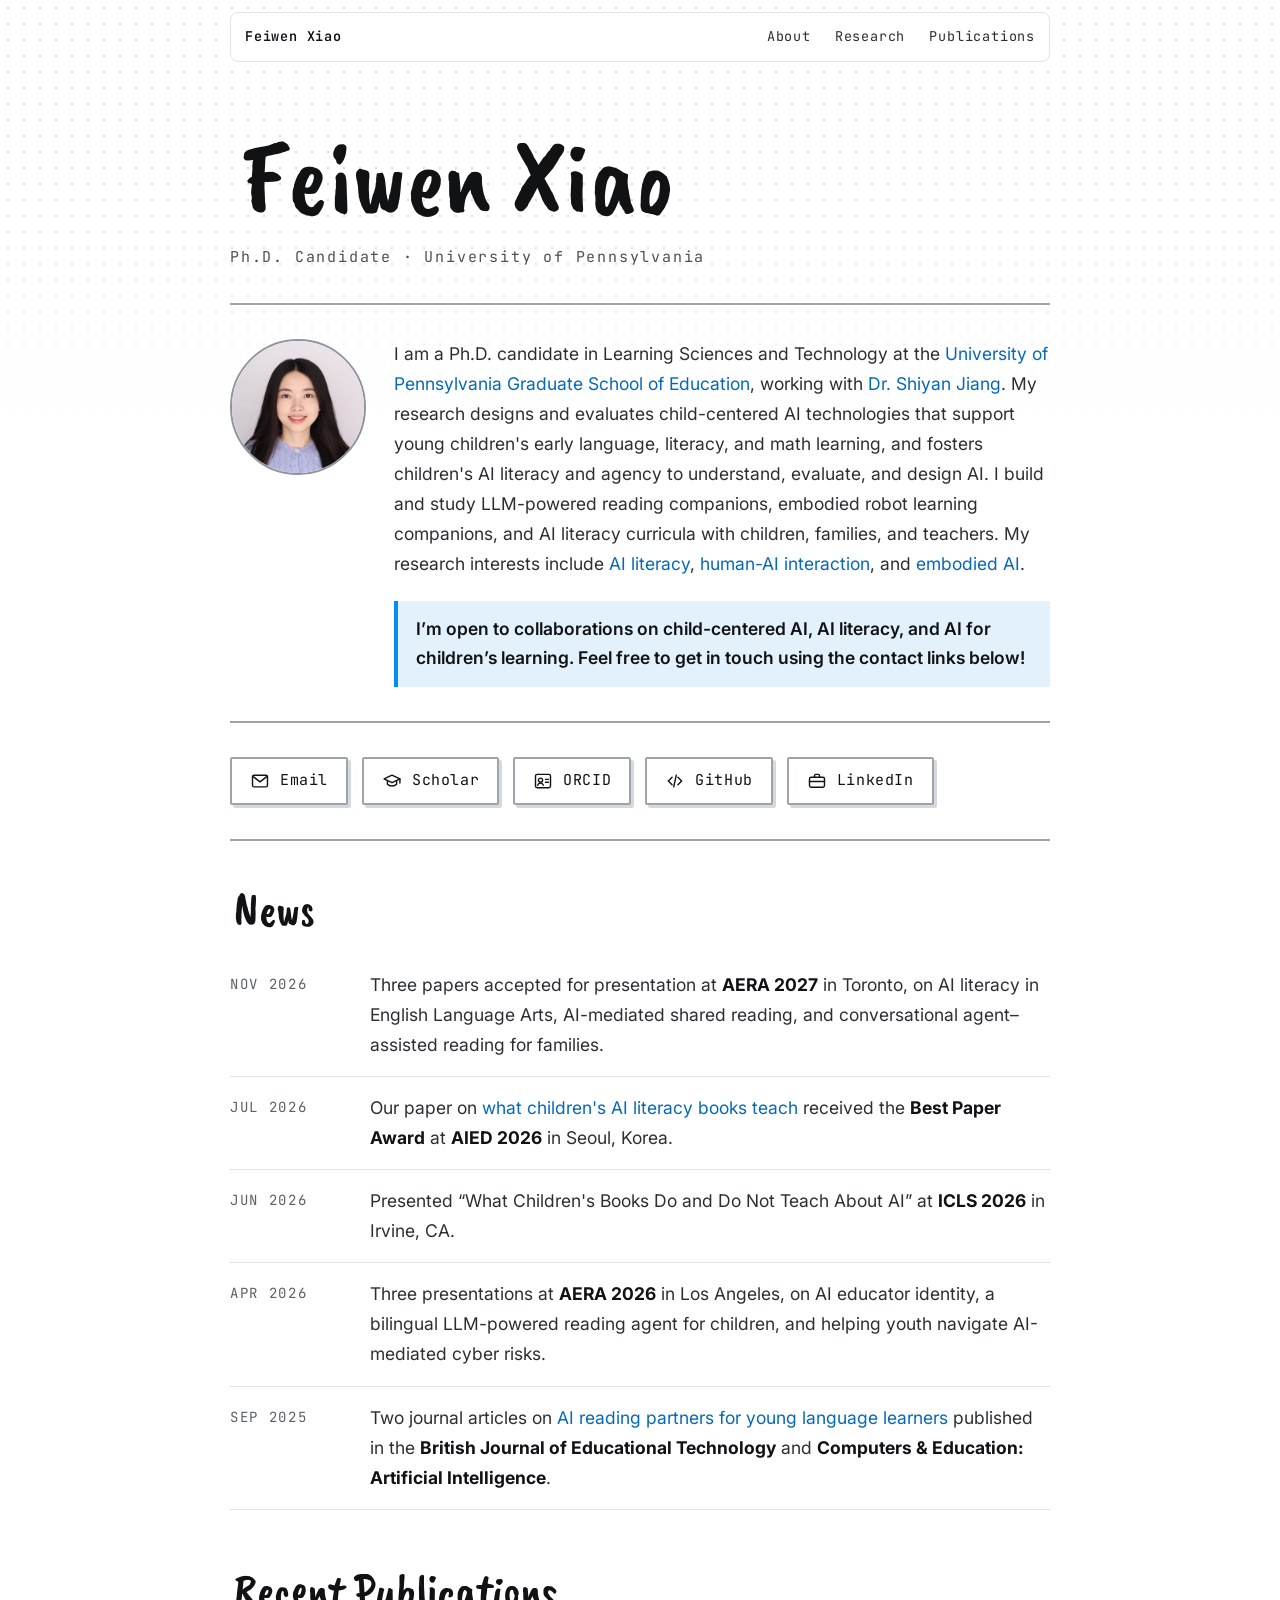
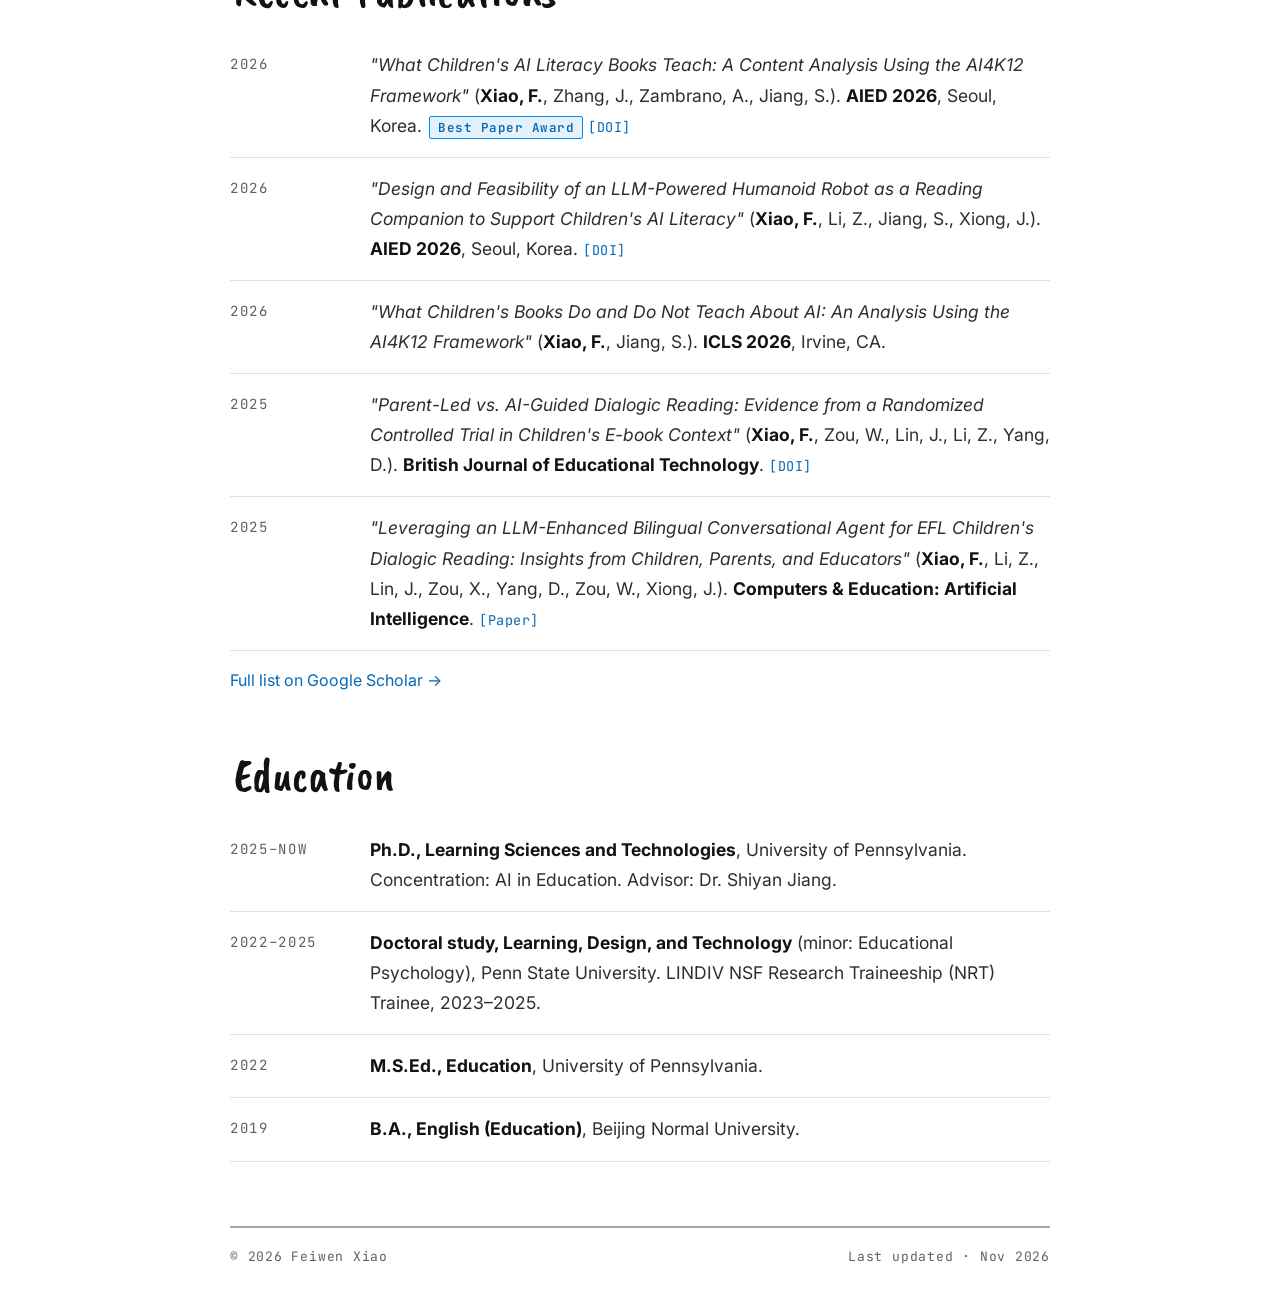
<file: index.html>
<!doctype html>
<html lang="en">
<head>
  <meta charset="utf-8">
  <meta name="viewport" content="width=device-width, initial-scale=1">
  <title>Feiwen Xiao · Ph.D. Candidate, University of Pennsylvania</title>
  <meta name="description" content="Feiwen Xiao, Ph.D. candidate in Learning Sciences and Technologies at the University of Pennsylvania, studying children's AI literacy, human-AI interaction, and embodied AI.">
  <link rel="canonical" href="https://feiwenx.github.io/">
  <meta property="og:type" content="profile">
  <meta property="og:title" content="Feiwen Xiao · Ph.D. Candidate, University of Pennsylvania">
  <meta property="og:description" content="Research on how children learn with, about, and through AI: AI literacy, human-AI interaction, and embodied AI.">
  <meta property="og:url" content="https://feiwenx.github.io/">
  <meta property="og:image" content="https://feiwenx.github.io/assets/portrait-photo.jpg">
  <link rel="icon" href="assets/portrait-photo.jpg">
  <!-- Tells search engines who this page is about -->
  <script type="application/ld+json">
  {
    "@context": "https://schema.org",
    "@type": "Person",
    "name": "Feiwen Xiao",
    "url": "https://feiwenx.github.io/",
    "image": "https://feiwenx.github.io/assets/portrait-photo.jpg",
    "jobTitle": "Ph.D. Candidate in Learning Sciences and Technologies",
    "affiliation": {
      "@type": "CollegeOrUniversity",
      "name": "University of Pennsylvania"
    },
    "email": "mailto:feiwenx@upenn.edu",
    "knowsAbout": [
      "AI literacy",
      "Child-centered AI",
      "Human-AI interaction",
      "Embodied AI",
      "Learning sciences"
    ],
    "sameAs": [
      "https://scholar.google.com/citations?user=lo0K_msAAAAJ",
      "https://orcid.org/0000-0002-7284-9527",
      "https://github.com/feiwenx"
    ]
  }
  </script>
  <link rel="preconnect" href="https://fonts.googleapis.com">
  <link rel="preconnect" href="https://fonts.gstatic.com" crossorigin>
  <link rel="stylesheet" href="https://fonts.googleapis.com/css2?family=Caveat+Brush&amp;family=Inter:wght@400..700&amp;family=JetBrains+Mono:wght@400..600&amp;display=swap">
  <link rel="stylesheet" href="styles.css">
</head>
<body>

  <div class="dots" aria-hidden="true"></div>

  <header class="site-header">
    <div class="bar">
      <a class="brand" href="index.html">Feiwen Xiao</a>
      <nav class="nav" aria-label="Primary">
        <a href="#about">About</a>
        <a href="research.html">Research</a>
        <a href="#publications">Publications</a>
      </nav>
    </div>
  </header>

  <main id="about" class="wrap">

    <div class="zone">
      <h1 class="name">Feiwen Xiao</h1>
      <p class="tagline">Ph.D. Candidate · University of Pennsylvania</p>
    </div>

    <hr class="rule">

    <section class="intro zone zone-warm" aria-label="About">
      <img class="avatar" src="assets/portrait-photo.jpg" alt="Portrait of Feiwen Xiao" width="136" height="136">
      <div class="bio">
        <p>I am a Ph.D. candidate in Learning Sciences and Technology at the <a class="link" href="https://www.gse.upenn.edu/">University of Pennsylvania Graduate School of Education</a>, working with <a class="link" href="https://www.gse.upenn.edu/faculty/shiyan-jiang">Dr. Shiyan Jiang</a>. My research designs and evaluates child-centered AI technologies that support young children's early language, literacy, and math learning, and fosters children's AI literacy and agency to understand, evaluate, and design AI. I build and study LLM-powered reading companions, embodied robot learning companions, and AI literacy curricula with children, families, and teachers. My research interests include <a class="link" href="https://feiwenx.github.io/projects/elementary-ai-literacy.html">AI literacy</a>, <a class="link" href="https://feiwenx.github.io/projects/ai-reading-partners.html">human-AI interaction</a>, and <a class="link" href="https://feiwenx.github.io/projects/robot-learning-companions.html">embodied AI</a>.</p>

        <!-- Pinned note: replace the text, or delete this whole <div> if you do not need it -->
        <div class="note" role="note">I’m open to collaborations on child-centered AI, AI literacy, and AI for children’s learning. Feel free to get in touch using the contact links below!</div>
      </div>
    </section>

    <hr class="rule">

    <nav class="buttons zone" aria-label="Profile links">
      <a class="btn" href="mailto:feiwenx@upenn.edu" data-copy-email="feiwenx@upenn.edu" title="Copy email address"><svg viewBox="0 0 24 24" fill="none" stroke="currentColor" stroke-width="1.7" stroke-linecap="round" stroke-linejoin="round" aria-hidden="true"><rect x="3" y="5" width="18" height="14" rx="2"></rect><path d="M3.5 6.5l8.5 6.5 8.5-6.5"></path></svg>Email</a>
      <a class="btn" href="https://scholar.google.com/citations?user=lo0K_msAAAAJ&amp;hl=en"><svg viewBox="0 0 24 24" fill="none" stroke="currentColor" stroke-width="1.7" stroke-linecap="round" stroke-linejoin="round" aria-hidden="true"><path d="M2.5 9.5L12 5l9.5 4.5L12 14z"></path><path d="M6.5 11.5v4.5c1.5 1.5 3.5 2 5.5 2s4-.5 5.5-2v-4.5"></path><path d="M21.5 9.5v5"></path></svg>Scholar</a>
      <a class="btn" href="https://orcid.org/0000-0002-7284-9527"><svg viewBox="0 0 24 24" fill="none" stroke="currentColor" stroke-width="1.7" stroke-linecap="round" stroke-linejoin="round" aria-hidden="true"><rect x="3" y="4" width="18" height="16" rx="2"></rect><circle cx="9" cy="11" r="2.5"></circle><path d="M5.5 17c.8-1.8 2-2.6 3.5-2.6s2.7.8 3.5 2.6"></path><path d="M15 10h3.5M15 13.5h3.5"></path></svg>ORCID</a>
      <a class="btn" href="https://github.com/feiwenx"><svg viewBox="0 0 24 24" fill="none" stroke="currentColor" stroke-width="1.7" stroke-linecap="round" stroke-linejoin="round" aria-hidden="true"><path d="M8.5 7.5L4 12l4.5 4.5"></path><path d="M15.5 7.5L20 12l-4.5 4.5"></path><path d="M13.5 5l-3 14"></path></svg>GitHub</a>
      <!-- TODO: replace with Feiwen's LinkedIn profile URL -->
      <a class="btn" href="https://www.linkedin.com/"><svg viewBox="0 0 24 24" fill="none" stroke="currentColor" stroke-width="1.7" stroke-linecap="round" stroke-linejoin="round" aria-hidden="true"><rect x="3" y="7.5" width="18" height="12" rx="2"></rect><path d="M9 7.5V5.5a1.5 1.5 0 0 1 1.5-1.5h3A1.5 1.5 0 0 1 15 5.5v2"></path><path d="M3 12.5h18"></path></svg>LinkedIn</a>
    </nav>

    <hr class="rule rule-before-sections">

    <!-- News: keep about 5 items. Copy one <li>...</li> block to add an item, newest first, and delete the oldest. -->
    <section id="news" class="zone zone-right" aria-labelledby="news-title">
      <h2 id="news-title" class="section-title">News</h2>
      <ul class="rows">
        <li>
          <time class="when" datetime="2026-11">Nov 2026</time>
          <p>Three papers accepted for presentation at <strong>AERA 2027</strong> in Toronto, on AI literacy in English Language Arts, AI-mediated shared reading, and conversational agent–assisted reading for families.</p>
        </li>
        <li>
          <time class="when" datetime="2026-07">Jul 2026</time>
          <p>Our paper on <a class="link" href="projects/ai-literacy-books.html">what children's AI literacy books teach</a> received the <strong>Best Paper Award</strong> at <strong>AIED 2026</strong> in Seoul, Korea.</p>
        </li>
        <li>
          <time class="when" datetime="2026-06">Jun 2026</time>
          <p>Presented “What Children's Books Do and Do Not Teach About AI” at <strong>ICLS 2026</strong> in Irvine, CA.</p>
        </li>
        <li>
          <time class="when" datetime="2026-04">Apr 2026</time>
          <p>Three presentations at <strong>AERA 2026</strong> in Los Angeles, on AI educator identity, a bilingual LLM-powered reading agent for children, and helping youth navigate AI-mediated cyber risks.</p>
        </li>
        <li>
          <time class="when" datetime="2025-09">Sep 2025</time>
          <p>Two journal articles on <a class="link" href="projects/ai-reading-partners.html">AI reading partners for young language learners</a> published in the <strong>British Journal of Educational Technology</strong> and <strong>Computers &amp; Education: Artificial Intelligence</strong>.</p>
        </li>
      </ul>
    </section>

    <!-- Recent publications: keep 4-5 papers, newest first. Copy one <li>...</li> block per paper. -->
    <section id="publications" class="section zone" aria-labelledby="pubs-title">
      <h2 id="pubs-title" class="section-title">Recent Publications</h2>
      <ul class="rows">
        <li>
          <span class="when">2026</span>
          <p><em>"What Children's AI Literacy Books Teach: A Content Analysis Using the AI4K12 Framework"</em> (<strong>Xiao, F.</strong>, Zhang, J., Zambrano, A., Jiang, S.). <strong>AIED 2026</strong>, Seoul, Korea. <span class="badge">Best Paper Award</span> <span class="mono-links">[<a class="link" href="https://doi.org/10.1007/978-3-032-29773-0_17">DOI</a>]</span></p>
        </li>
        <li>
          <span class="when">2026</span>
          <p><em>"Design and Feasibility of an LLM-Powered Humanoid Robot as a Reading Companion to Support Children's AI Literacy"</em> (<strong>Xiao, F.</strong>, Li, Z., Jiang, S., Xiong, J.). <strong>AIED 2026</strong>, Seoul, Korea. <span class="mono-links">[<a class="link" href="https://doi.org/10.1007/978-3-032-29788-4_71">DOI</a>]</span></p>
        </li>
        <li>
          <span class="when">2026</span>
          <p><em>"What Children's Books Do and Do Not Teach About AI: An Analysis Using the AI4K12 Framework"</em> (<strong>Xiao, F.</strong>, Jiang, S.). <strong>ICLS 2026</strong>, Irvine, CA.</p>
        </li>
        <li>
          <span class="when">2025</span>
          <p><em>"Parent-Led vs. AI-Guided Dialogic Reading: Evidence from a Randomized Controlled Trial in Children's E-book Context"</em> (<strong>Xiao, F.</strong>, Zou, W., Lin, J., Li, Z., Yang, D.). <strong>British Journal of Educational Technology</strong>. <span class="mono-links">[<a class="link" href="https://doi.org/10.1111/bjet.13615">DOI</a>]</span></p>
        </li>
        <li>
          <span class="when">2025</span>
          <p><em>"Leveraging an LLM-Enhanced Bilingual Conversational Agent for EFL Children's Dialogic Reading: Insights from Children, Parents, and Educators"</em> (<strong>Xiao, F.</strong>, Li, Z., Lin, J., Zou, X., Yang, D., Zou, W., Xiong, J.). <strong>Computers &amp; Education: Artificial Intelligence</strong>. <span class="mono-links">[<a class="link" href="https://www.sciencedirect.com/science/article/pii/S2666920X25001249">Paper</a>]</span></p>
        </li>
      </ul>
      <p class="after-list"><a class="link" href="https://scholar.google.com/citations?user=lo0K_msAAAAJ&amp;hl=en">Full list on Google Scholar →</a></p>
    </section>

    <section id="education" class="section zone zone-right" aria-labelledby="edu-title">
      <h2 id="edu-title" class="section-title">Education</h2>
      <ul class="rows">
        <li>
          <span class="when">2025–Now</span>
          <p><strong>Ph.D., Learning Sciences and Technologies</strong>, University of Pennsylvania. Concentration: AI in Education. Advisor: Dr. Shiyan Jiang.</p>
        </li>
        <li>
          <span class="when">2022–2025</span>
          <p><strong>Doctoral study, Learning, Design, and Technology</strong> (minor: Educational Psychology), Penn State University. LINDIV NSF Research Traineeship (NRT) Trainee, 2023–2025.</p>
        </li>
        <li>
          <span class="when">2022</span>
          <p><strong>M.S.Ed., Education</strong>, University of Pennsylvania.</p>
        </li>
        <li>
          <span class="when">2019</span>
          <p><strong>B.A., English (Education)</strong>, Beijing Normal University.</p>
        </li>
      </ul>
    </section>

    <footer class="site-footer">
      <span>© 2026 Feiwen Xiao</span>
      <span>Last updated · Nov 2026</span>
    </footer>
  </main>

  <!-- Clicking the Email button copies the address and shows this message,
       so it works even for visitors who have no mail app set up. -->
  <div id="toast" class="toast" role="status" aria-live="polite"></div>
  <script>
    (function () {
      var toast = document.getElementById('toast');
      var timer;
      function show(message) {
        toast.textContent = message;
        toast.classList.add('show');
        clearTimeout(timer);
        timer = setTimeout(function () { toast.classList.remove('show'); }, 2600);
      }
      document.querySelectorAll('[data-copy-email]').forEach(function (link) {
        link.addEventListener('click', function (event) {
          var address = link.getAttribute('data-copy-email');
          event.preventDefault();
          if (navigator.clipboard && window.isSecureContext) {
            navigator.clipboard.writeText(address).then(
              function () { show('Email copied: ' + address); },
              function () { show(address); }
            );
          } else {
            show(address);
          }
        });
      });
    })();
  </script>

</body>
</html>
</file>
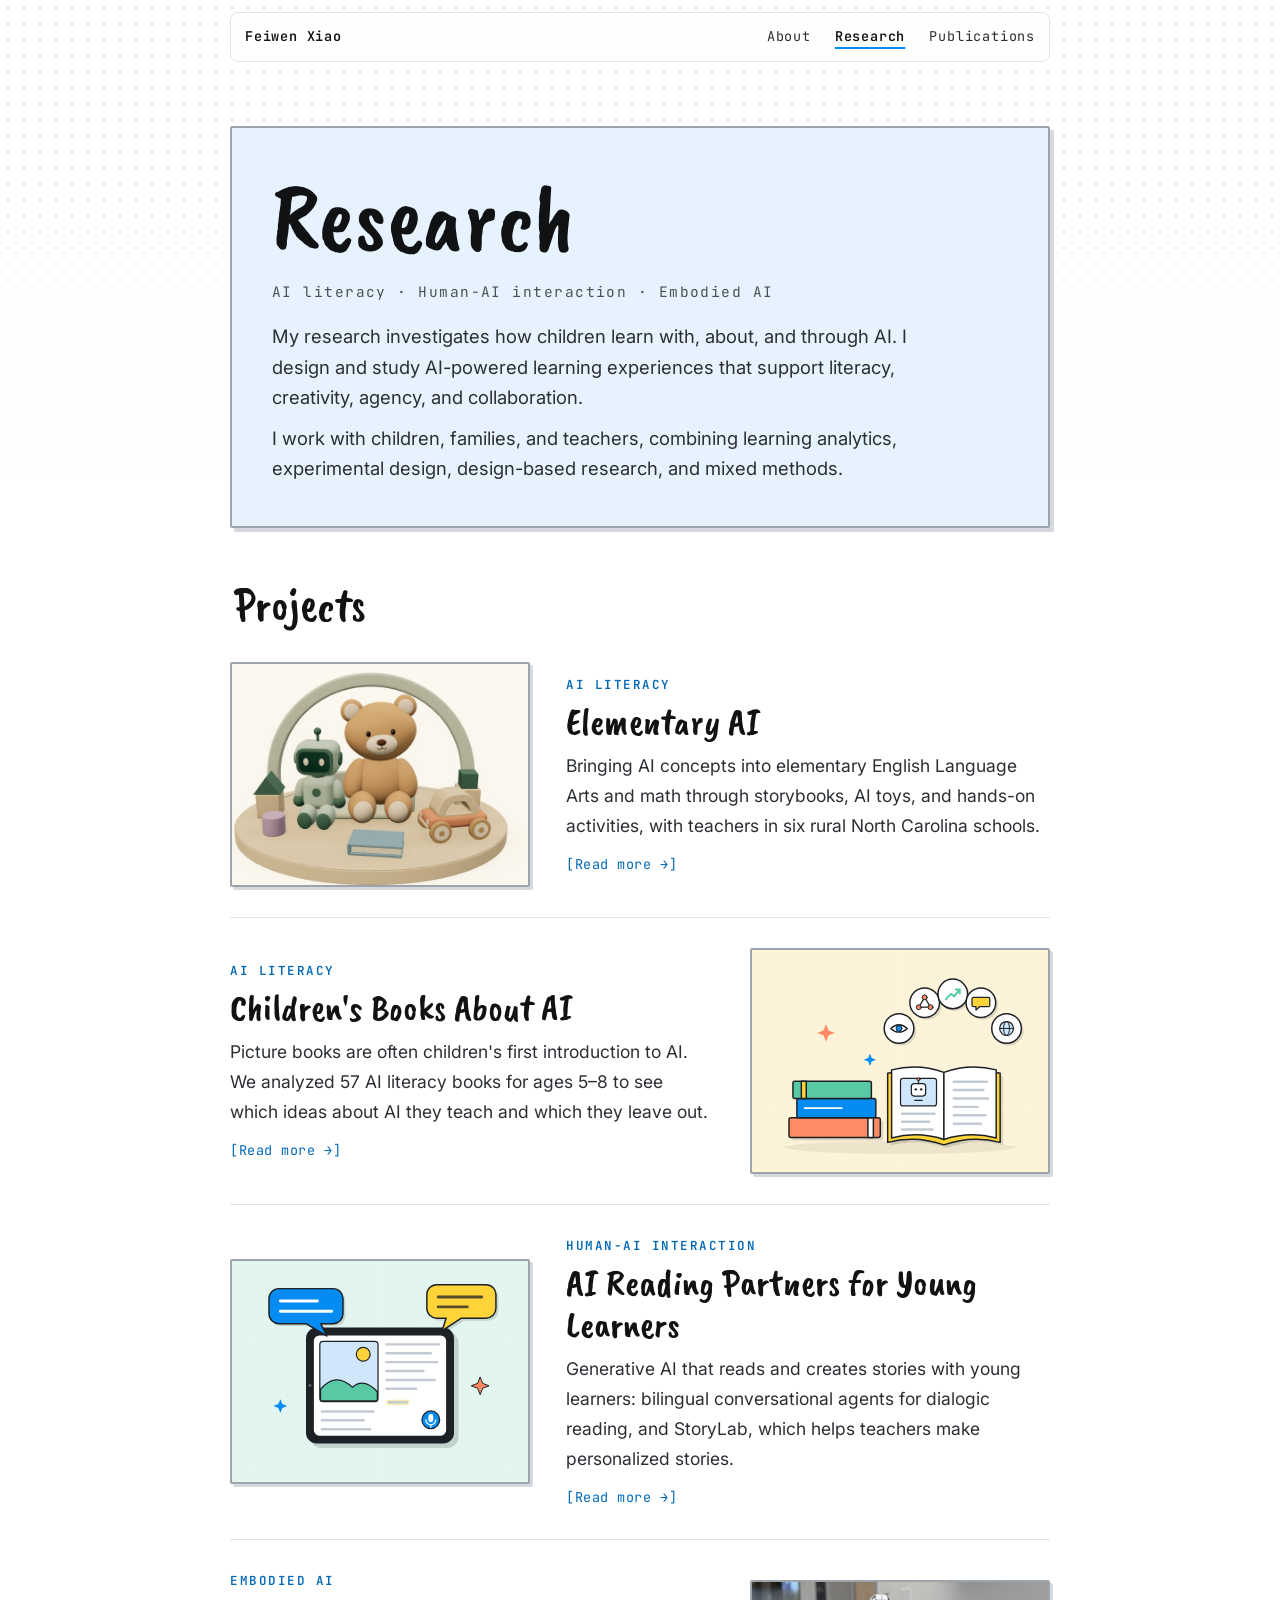
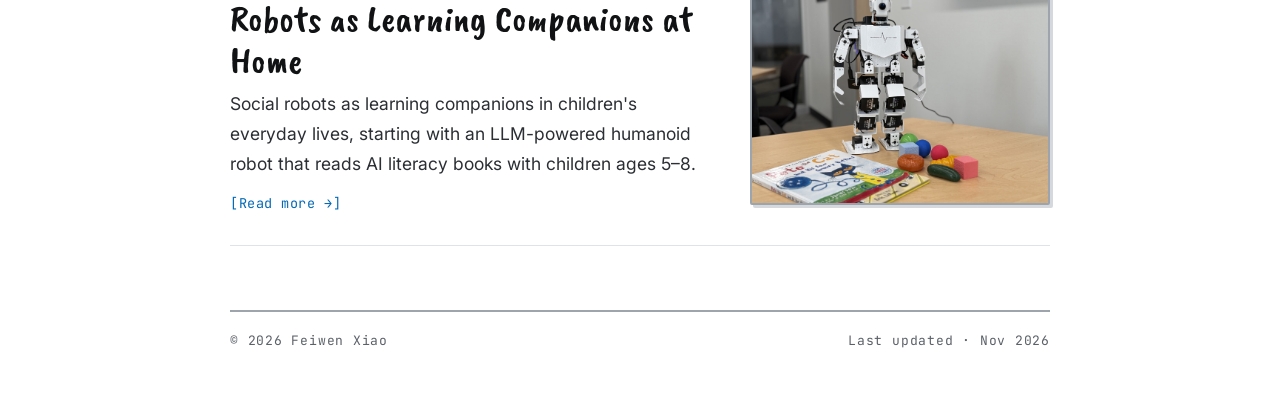
<file: research.html>
<!doctype html>
<html lang="en">
<head>
  <meta charset="utf-8">
  <meta name="viewport" content="width=device-width, initial-scale=1">
  <title>Research · Feiwen Xiao</title>
  <meta name="description" content="Research by Feiwen Xiao on AI literacy, human-AI interaction, and embodied AI for children's learning.">
  <link rel="canonical" href="https://feiwenx.github.io/research.html">
  <link rel="icon" href="assets/portrait-photo.jpg">
  <link rel="preconnect" href="https://fonts.googleapis.com">
  <link rel="preconnect" href="https://fonts.gstatic.com" crossorigin>
  <link rel="stylesheet" href="https://fonts.googleapis.com/css2?family=Caveat+Brush&amp;family=Inter:wght@400..700&amp;family=JetBrains+Mono:wght@400..600&amp;display=swap">
  <link rel="stylesheet" href="styles.css">
</head>
<body>
  <div class="dots" aria-hidden="true"></div>
  <header class="site-header"><div class="bar"><a class="brand" href="index.html">Feiwen Xiao</a><nav class="nav" aria-label="Primary"><a href="index.html">About</a><a href="research.html" aria-current="page">Research</a><a href="index.html#publications">Publications</a></nav></div></header>
  <main class="wrap">
    <section class="banner zone" aria-labelledby="research-title"><h1 id="research-title">Research</h1><p class="tagline">AI literacy · Human-AI interaction · Embodied AI</p><p class="lead">My research investigates how children learn with, about, and through AI. I design and study AI-powered learning experiences that support literacy, creativity, agency, and collaboration.</p><p class="lead">I work with children, families, and teachers, combining learning analytics, experimental design, design-based research, and mixed methods.</p></section>
    <h2 class="section-title projects-title">Projects</h2>
    <article class="project first zone" aria-labelledby="elementary-ai-literacy-title"><a class="thumb" href="projects/elementary-ai-literacy.html" tabindex="-1" aria-hidden="true"><img src="assets/projects/elementary-ai-literacy-cover.jpg" alt=""></a><div class="project-body"><span class="area">AI literacy</span><h3 id="elementary-ai-literacy-title"><a href="projects/elementary-ai-literacy.html">Elementary AI</a></h3><p>Bringing AI concepts into elementary English Language Arts and math through storybooks, AI toys, and hands-on activities, with teachers in six rural North Carolina schools.</p><span class="mono-links">[<a class="link" href="projects/elementary-ai-literacy.html">Read more →</a>]</span></div></article>
    <article class="project reverse zone zone-right" aria-labelledby="ai-literacy-books-title"><a class="thumb" href="projects/ai-literacy-books.html" tabindex="-1" aria-hidden="true"><img src="assets/projects/ai-literacy-books.svg" alt=""></a><div class="project-body"><span class="area">AI literacy</span><h3 id="ai-literacy-books-title"><a href="projects/ai-literacy-books.html">Children's Books About AI</a></h3><p>Picture books are often children's first introduction to AI. We analyzed 57 AI literacy books for ages 5–8 to see which ideas about AI they teach and which they leave out.</p><span class="mono-links">[<a class="link" href="projects/ai-literacy-books.html">Read more →</a>]</span></div></article>
    <article class="project zone" aria-labelledby="ai-reading-partners-title"><a class="thumb" href="projects/ai-reading-partners.html" tabindex="-1" aria-hidden="true"><img src="assets/projects/ai-reading-partners.svg" alt=""></a><div class="project-body"><span class="area">Human-AI interaction</span><h3 id="ai-reading-partners-title"><a href="projects/ai-reading-partners.html">AI Reading Partners for Young Learners</a></h3><p>Generative AI that reads and creates stories with young learners: bilingual conversational agents for dialogic reading, and StoryLab, which helps teachers make personalized stories.</p><span class="mono-links">[<a class="link" href="projects/ai-reading-partners.html">Read more →</a>]</span></div></article>
    <article class="project reverse zone zone-right" aria-labelledby="robot-learning-companions-title"><a class="thumb" href="projects/robot-learning-companions.html" tabindex="-1" aria-hidden="true"><img src="assets/projects/robot-reading-companion.jpg" alt=""></a><div class="project-body"><span class="area">Embodied AI</span><h3 id="robot-learning-companions-title"><a href="projects/robot-learning-companions.html">Robots as Learning Companions at Home</a></h3><p>Social robots as learning companions in children's everyday lives, starting with an LLM-powered humanoid robot that reads AI literacy books with children ages 5–8.</p><span class="mono-links">[<a class="link" href="projects/robot-learning-companions.html">Read more →</a>]</span></div></article>
    <footer class="site-footer"><span>© 2026 Feiwen Xiao</span><span>Last updated · Nov 2026</span></footer>
  </main>
</body></html>
</file>
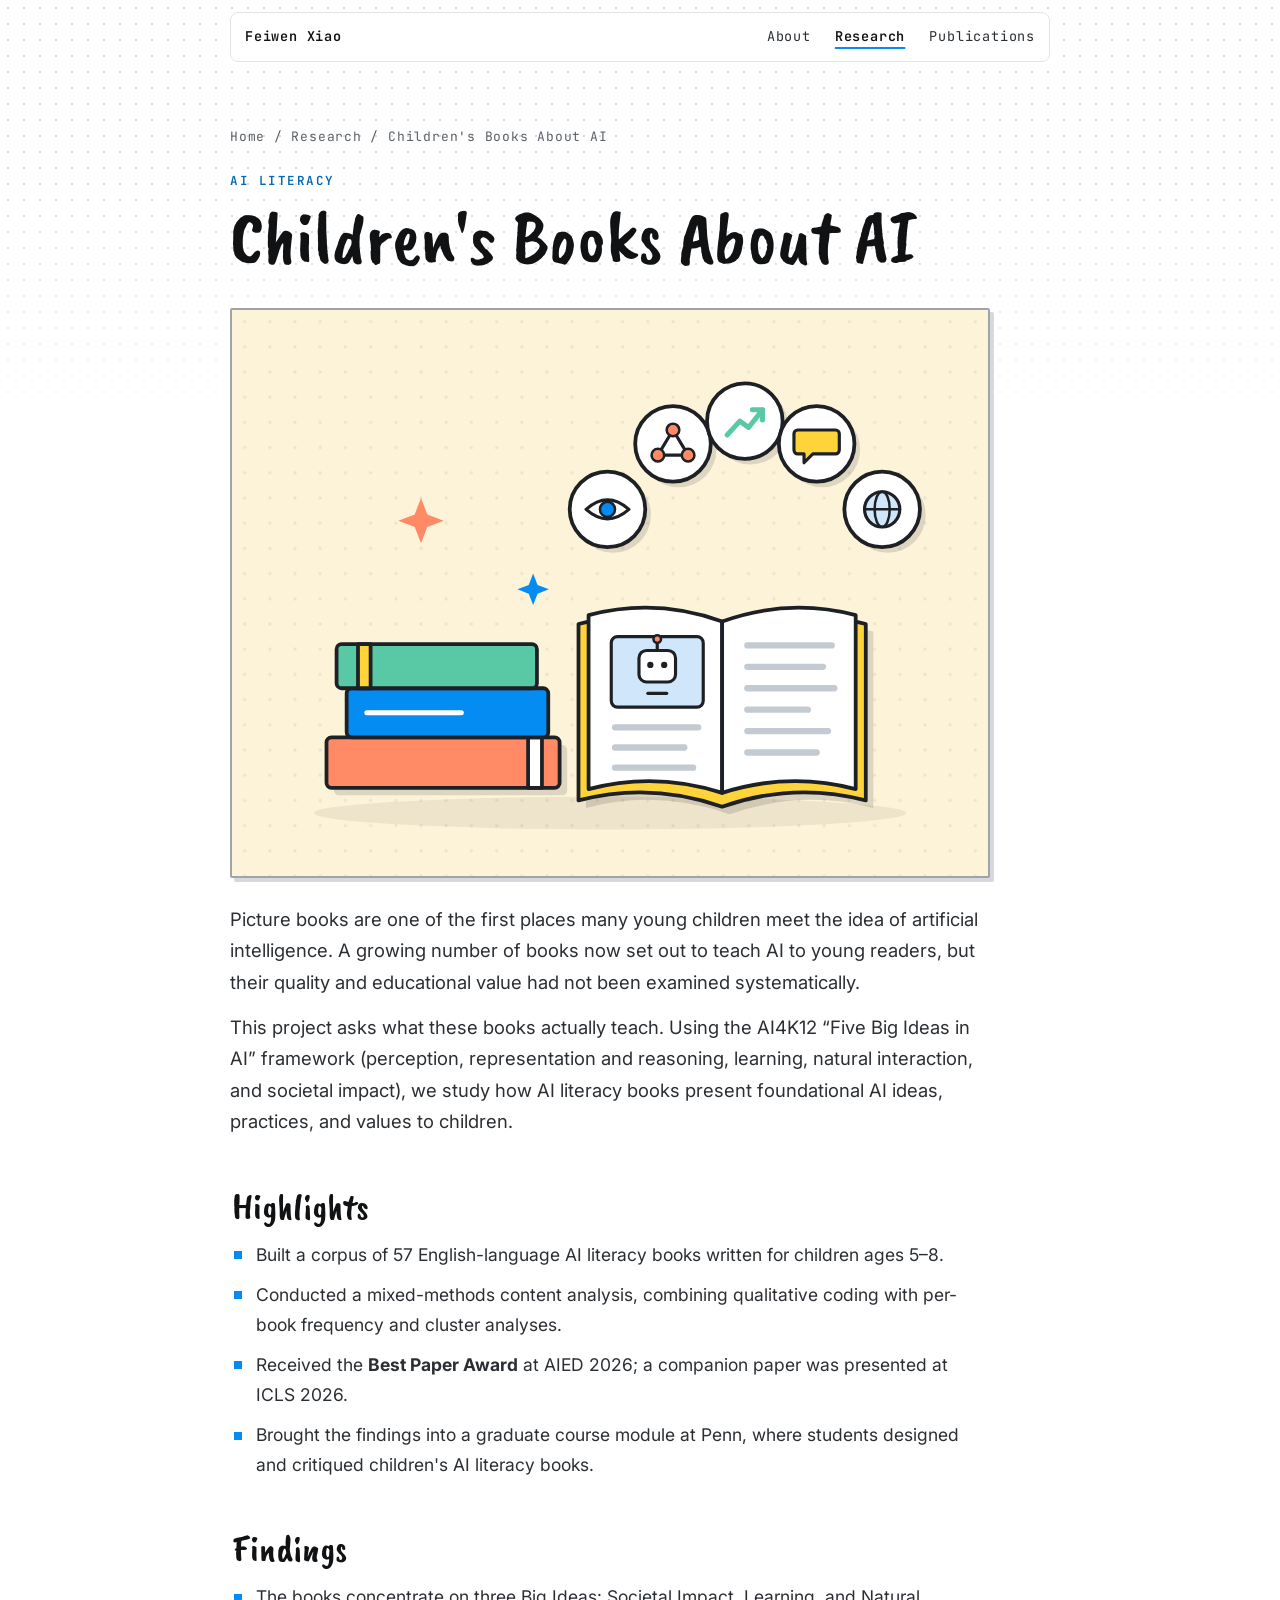
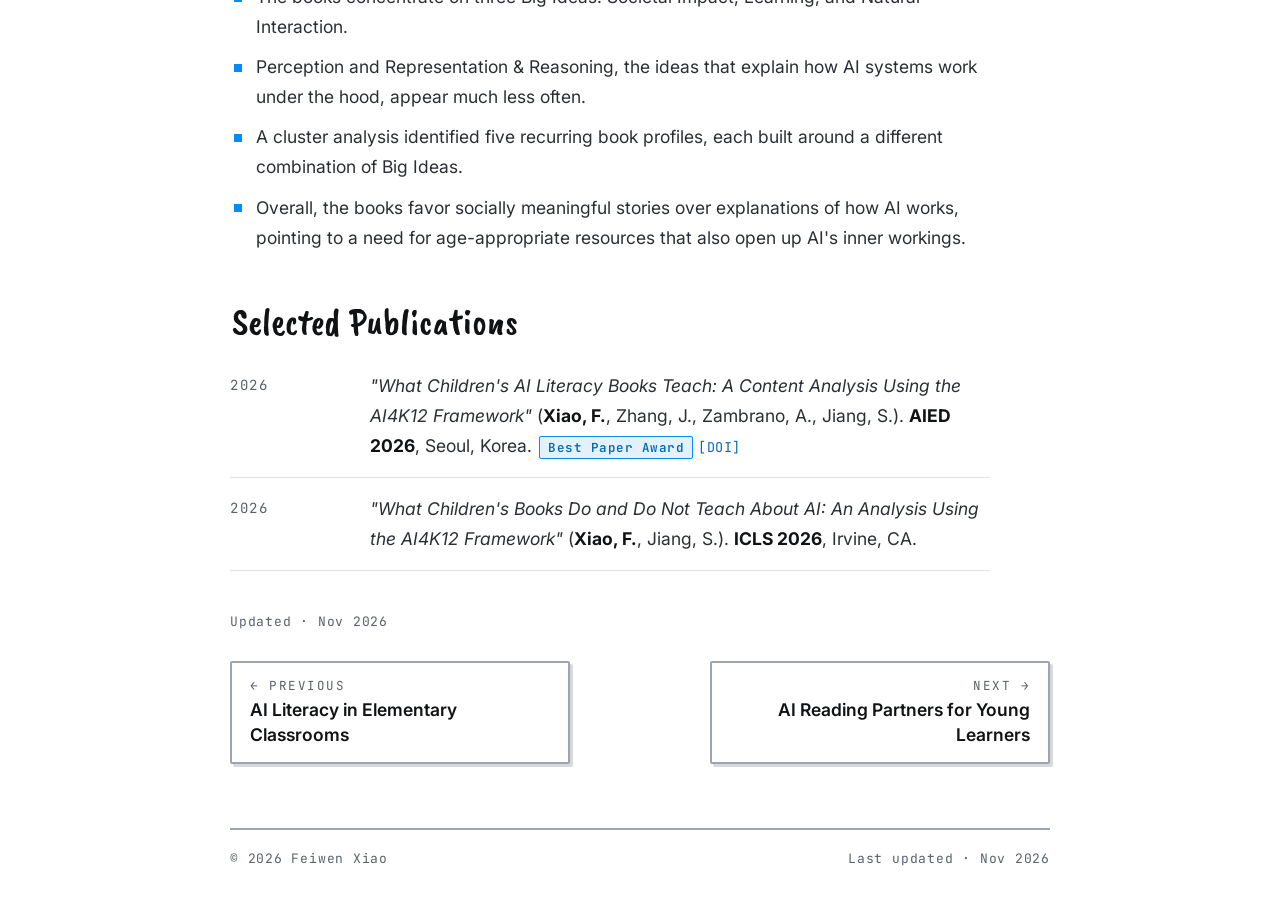
<file: projects/ai-literacy-books.html>
<!doctype html>
<html lang="en">
<head>
  <meta charset="utf-8">
  <meta name="viewport" content="width=device-width, initial-scale=1">
  <title>Children's Books About AI · Feiwen Xiao</title>
  <meta name="description" content="Picture books are often children&#x27;s first introduction to AI. We analyzed 57 AI literacy books for ages 5–8 to see which ideas about AI they teach and which they leave out.">
  <link rel="canonical" href="https://feiwenx.github.io/projects/ai-literacy-books.html">
  <link rel="icon" href="../assets/portrait-photo.jpg">
  <link rel="preconnect" href="https://fonts.googleapis.com">
  <link rel="preconnect" href="https://fonts.gstatic.com" crossorigin>
  <link rel="stylesheet" href="https://fonts.googleapis.com/css2?family=Caveat+Brush&amp;family=Inter:wght@400..700&amp;family=JetBrains+Mono:wght@400..600&amp;display=swap">
  <link rel="stylesheet" href="../styles.css">
</head>
<body>
  <div class="dots" aria-hidden="true"></div>

  <header class="site-header">
    <div class="bar">
      <a class="brand" href="../index.html">Feiwen Xiao</a>
      <nav class="nav" aria-label="Primary">
        <a href="../index.html">About</a>
        <a href="../research.html" aria-current="page">Research</a>
        <a href="../index.html#publications">Publications</a>
      </nav>
    </div>
  </header>

  <main class="wrap">

    <p class="crumbs"><a href="../index.html">Home</a> / <a href="../research.html">Research</a> / Children's Books About AI</p>

    <span class="area">AI literacy</span>
    <h1 class="page-title">Children's Books About AI</h1>

    <figure class="hero">
      <img src="../assets/projects/ai-literacy-books.svg" alt="Illustration of a stack of picture books and an open book, with icons for five big ideas in AI">
    </figure>

    <article class="detail">

      <div class="lede">
        <p>Picture books are one of the first places many young children meet the idea of artificial intelligence. A growing number of books now set out to teach AI to young readers, but their quality and educational value had not been examined systematically.</p>
        <p>This project asks what these books actually teach. Using the AI4K12 “Five Big Ideas in AI” framework (perception, representation and reasoning, learning, natural interaction, and societal impact), we study how AI literacy books present foundational AI ideas, practices, and values to children.</p>
      </div>

      <section class="zone" aria-labelledby="highlights">
        <h2 id="highlights">Highlights</h2>
        <ul class="bullets">
          <li>Built a corpus of 57 English-language AI literacy books written for children ages 5–8.</li>
          <li>Conducted a mixed-methods content analysis, combining qualitative coding with per-book frequency and cluster analyses.</li>
          <li>Received the <strong>Best Paper Award</strong> at AIED 2026; a companion paper was presented at ICLS 2026.</li>
          <li>Brought the findings into a graduate course module at Penn, where students designed and critiqued children's AI literacy books.</li>
        </ul>
      </section>

      <section class="zone zone-right" aria-labelledby="findings">
        <h2 id="findings">Findings</h2>
        <ul class="bullets">
          <li>The books concentrate on three Big Ideas: Societal Impact, Learning, and Natural Interaction.</li>
          <li>Perception and Representation &amp; Reasoning, the ideas that explain how AI systems work under the hood, appear much less often.</li>
          <li>A cluster analysis identified five recurring book profiles, each built around a different combination of Big Ideas.</li>
          <li>Overall, the books favor socially meaningful stories over explanations of how AI works, pointing to a need for age-appropriate resources that also open up AI's inner workings.</li>
        </ul>
      </section>

      <section class="zone" aria-labelledby="publications">
        <h2 id="publications">Selected Publications</h2>
        <ul class="rows">
          <li>
            <span class="when">2026</span>
            <p><em>"What Children's AI Literacy Books Teach: A Content Analysis Using the AI4K12 Framework"</em> (<strong>Xiao, F.</strong>, Zhang, J., Zambrano, A., Jiang, S.). <strong>AIED 2026</strong>, Seoul, Korea. <span class="badge">Best Paper Award</span> <span class="mono-links">[<a class="link" href="https://doi.org/10.1007/978-3-032-29773-0_17">DOI</a>]</span></p>
          </li>
          <li>
            <span class="when">2026</span>
            <p><em>"What Children's Books Do and Do Not Teach About AI: An Analysis Using the AI4K12 Framework"</em> (<strong>Xiao, F.</strong>, Jiang, S.). <strong>ICLS 2026</strong>, Irvine, CA.</p>
          </li>
        </ul>
      </section>

      <p class="updated">Updated · Nov 2026</p>
    </article>

    <nav class="pager" aria-label="More projects">
        <a class="prev" href="elementary-ai-literacy.html"><span class="dir">← Previous</span><span class="ttl">AI Literacy in Elementary Classrooms</span></a>
        <a class="next" href="ai-reading-partners.html"><span class="dir">Next →</span><span class="ttl">AI Reading Partners for Young Learners</span></a>
    </nav>

    <footer class="site-footer">
      <span>© 2026 Feiwen Xiao</span>
      <span>Last updated · Nov 2026</span>
    </footer>
  </main>

</body>
</html>
</file>
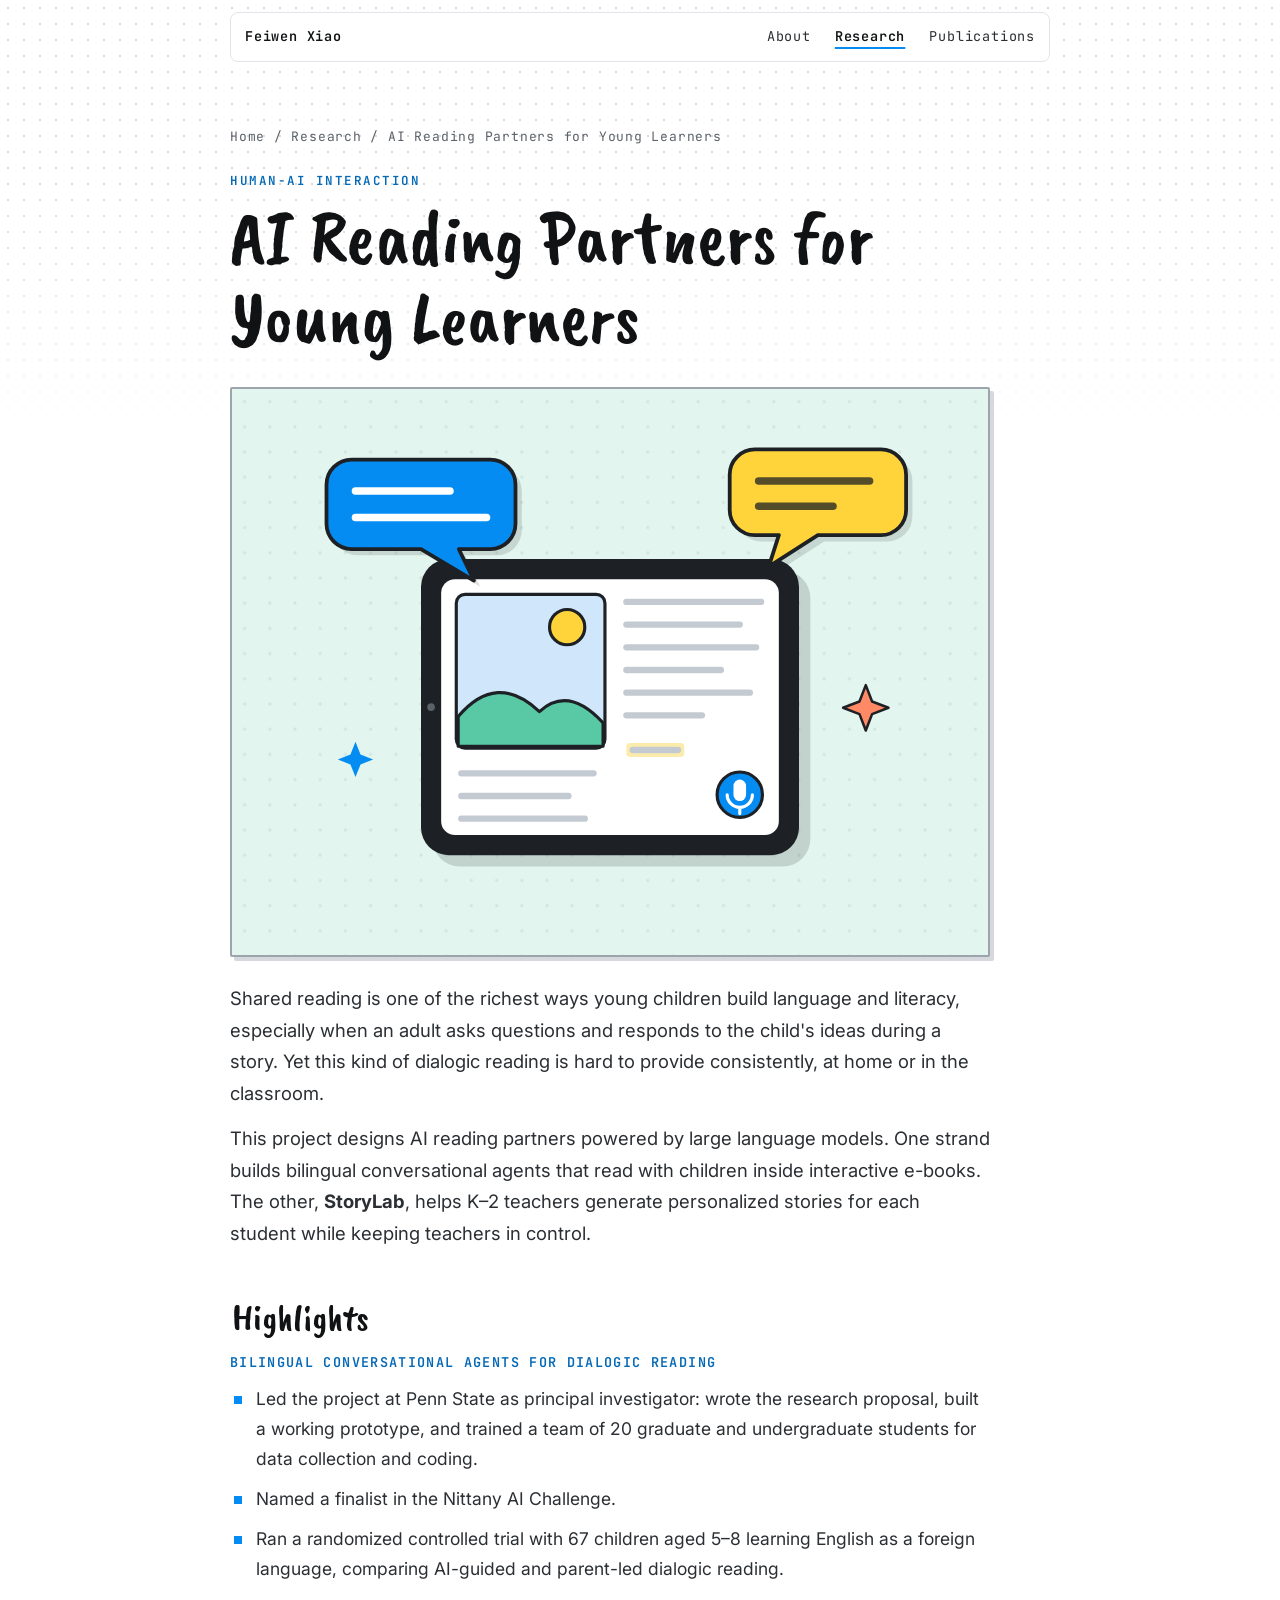
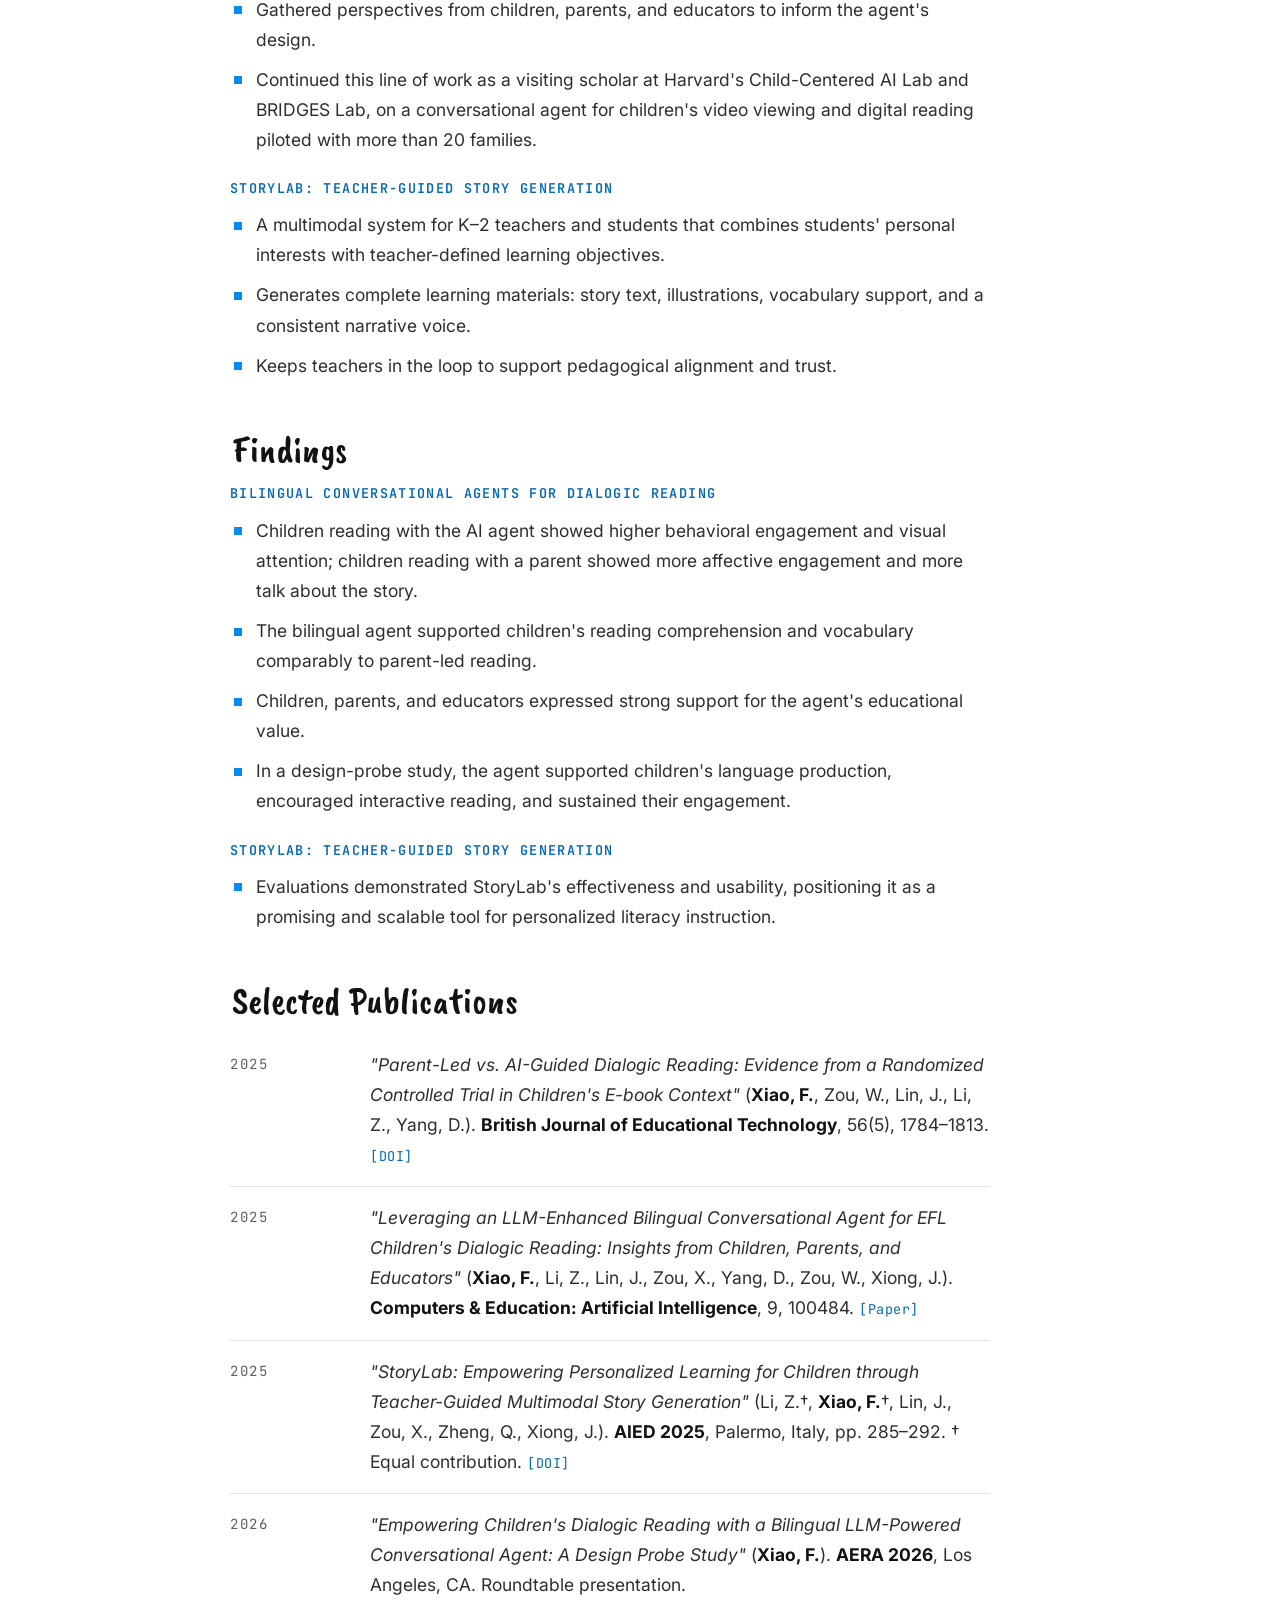
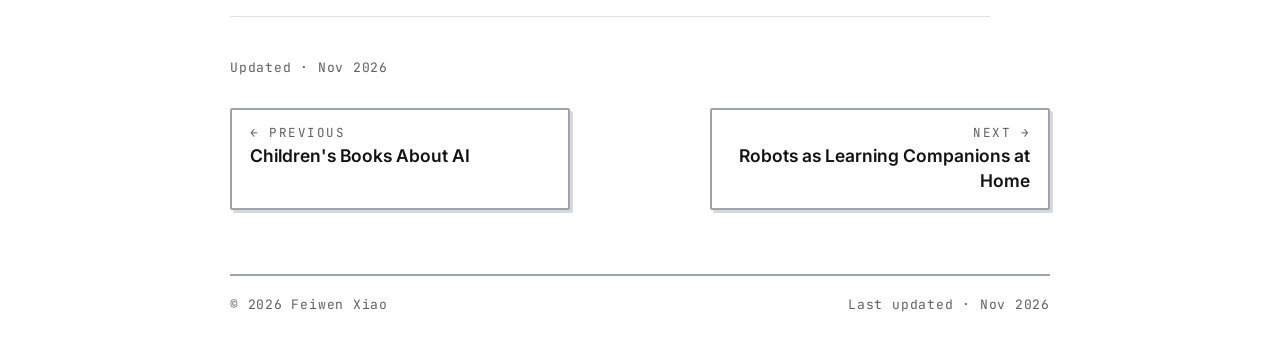
<file: projects/ai-reading-partners.html>
<!doctype html>
<html lang="en">
<head>
  <meta charset="utf-8">
  <meta name="viewport" content="width=device-width, initial-scale=1">
  <title>AI Reading Partners for Young Learners · Feiwen Xiao</title>
  <meta name="description" content="Generative AI that reads and creates stories with young learners: bilingual conversational agents for dialogic reading, and StoryLab, which helps teachers make personalized stories.">
  <link rel="canonical" href="https://feiwenx.github.io/projects/ai-reading-partners.html">
  <link rel="icon" href="../assets/portrait-photo.jpg">
  <link rel="preconnect" href="https://fonts.googleapis.com">
  <link rel="preconnect" href="https://fonts.gstatic.com" crossorigin>
  <link rel="stylesheet" href="https://fonts.googleapis.com/css2?family=Caveat+Brush&amp;family=Inter:wght@400..700&amp;family=JetBrains+Mono:wght@400..600&amp;display=swap">
  <link rel="stylesheet" href="../styles.css">
</head>
<body>
  <div class="dots" aria-hidden="true"></div>

  <header class="site-header">
    <div class="bar">
      <a class="brand" href="../index.html">Feiwen Xiao</a>
      <nav class="nav" aria-label="Primary">
        <a href="../index.html">About</a>
        <a href="../research.html" aria-current="page">Research</a>
        <a href="../index.html#publications">Publications</a>
      </nav>
    </div>
  </header>

  <main class="wrap">

    <p class="crumbs"><a href="../index.html">Home</a> / <a href="../research.html">Research</a> / AI Reading Partners for Young Learners</p>

    <span class="area">Human-AI interaction</span>
    <h1 class="page-title">AI Reading Partners for Young Learners</h1>

    <figure class="hero">
      <img src="../assets/projects/ai-reading-partners.svg" alt="Illustration of a tablet showing an interactive e-book, with two speech bubbles">
    </figure>

    <article class="detail">

      <div class="lede">
        <p>Shared reading is one of the richest ways young children build language and literacy, especially when an adult asks questions and responds to the child's ideas during a story. Yet this kind of dialogic reading is hard to provide consistently, at home or in the classroom.</p>
        <p>This project designs AI reading partners powered by large language models. One strand builds bilingual conversational agents that read with children inside interactive e-books. The other, <strong>StoryLab</strong>, helps K–2 teachers generate personalized stories for each student while keeping teachers in control.</p>
      </div>

      <section class="zone" aria-labelledby="highlights">
        <h2 id="highlights">Highlights</h2>
        <h3 class="sub">Bilingual conversational agents for dialogic reading</h3>
        <ul class="bullets">
          <li>Led the project at Penn State as principal investigator: wrote the research proposal, built a working prototype, and trained a team of 20 graduate and undergraduate students for data collection and coding.</li>
          <li>Named a finalist in the Nittany AI Challenge.</li>
          <li>Ran a randomized controlled trial with 67 children aged 5–8 learning English as a foreign language, comparing AI-guided and parent-led dialogic reading.</li>
          <li>Gathered perspectives from children, parents, and educators to inform the agent's design.</li>
          <li>Continued this line of work as a visiting scholar at Harvard's Child-Centered AI Lab and BRIDGES Lab, on a conversational agent for children's video viewing and digital reading piloted with more than 20 families.</li>
        </ul>
        <h3 class="sub">StoryLab: teacher-guided story generation</h3>
        <ul class="bullets">
          <li>A multimodal system for K–2 teachers and students that combines students' personal interests with teacher-defined learning objectives.</li>
          <li>Generates complete learning materials: story text, illustrations, vocabulary support, and a consistent narrative voice.</li>
          <li>Keeps teachers in the loop to support pedagogical alignment and trust.</li>
        </ul>
      </section>

      <section class="zone zone-right" aria-labelledby="findings">
        <h2 id="findings">Findings</h2>
        <h3 class="sub">Bilingual conversational agents for dialogic reading</h3>
        <ul class="bullets">
          <li>Children reading with the AI agent showed higher behavioral engagement and visual attention; children reading with a parent showed more affective engagement and more talk about the story.</li>
          <li>The bilingual agent supported children's reading comprehension and vocabulary comparably to parent-led reading.</li>
          <li>Children, parents, and educators expressed strong support for the agent's educational value.</li>
          <li>In a design-probe study, the agent supported children's language production, encouraged interactive reading, and sustained their engagement.</li>
        </ul>
        <h3 class="sub">StoryLab: teacher-guided story generation</h3>
        <ul class="bullets">
          <li>Evaluations demonstrated StoryLab's effectiveness and usability, positioning it as a promising and scalable tool for personalized literacy instruction.</li>
        </ul>
      </section>

      <section class="zone" aria-labelledby="publications">
        <h2 id="publications">Selected Publications</h2>
        <ul class="rows">
          <li>
            <span class="when">2025</span>
            <p><em>"Parent-Led vs. AI-Guided Dialogic Reading: Evidence from a Randomized Controlled Trial in Children's E-book Context"</em> (<strong>Xiao, F.</strong>, Zou, W., Lin, J., Li, Z., Yang, D.). <strong>British Journal of Educational Technology</strong>, 56(5), 1784–1813. <span class="mono-links">[<a class="link" href="https://doi.org/10.1111/bjet.13615">DOI</a>]</span></p>
          </li>
          <li>
            <span class="when">2025</span>
            <p><em>"Leveraging an LLM-Enhanced Bilingual Conversational Agent for EFL Children's Dialogic Reading: Insights from Children, Parents, and Educators"</em> (<strong>Xiao, F.</strong>, Li, Z., Lin, J., Zou, X., Yang, D., Zou, W., Xiong, J.). <strong>Computers &amp; Education: Artificial Intelligence</strong>, 9, 100484. <span class="mono-links">[<a class="link" href="https://www.sciencedirect.com/science/article/pii/S2666920X25001249">Paper</a>]</span></p>
          </li>
          <li>
            <span class="when">2025</span>
            <p><em>"StoryLab: Empowering Personalized Learning for Children through Teacher-Guided Multimodal Story Generation"</em> (Li, Z.†, <strong>Xiao, F.</strong>†, Lin, J., Zou, X., Zheng, Q., Xiong, J.). <strong>AIED 2025</strong>, Palermo, Italy, pp. 285–292. † Equal contribution. <span class="mono-links">[<a class="link" href="https://doi.org/10.1007/978-3-031-98462-4_36">DOI</a>]</span></p>
          </li>
          <li>
            <span class="when">2026</span>
            <p><em>"Empowering Children's Dialogic Reading with a Bilingual LLM-Powered Conversational Agent: A Design Probe Study"</em> (<strong>Xiao, F.</strong>). <strong>AERA 2026</strong>, Los Angeles, CA. Roundtable presentation.</p>
          </li>
        </ul>
      </section>

      <p class="updated">Updated · Nov 2026</p>
    </article>

    <nav class="pager" aria-label="More projects">
        <a class="prev" href="ai-literacy-books.html"><span class="dir">← Previous</span><span class="ttl">Children's Books About AI</span></a>
        <a class="next" href="robot-learning-companions.html"><span class="dir">Next →</span><span class="ttl">Robots as Learning Companions at Home</span></a>
    </nav>

    <footer class="site-footer">
      <span>© 2026 Feiwen Xiao</span>
      <span>Last updated · Nov 2026</span>
    </footer>
  </main>

</body>
</html>
</file>
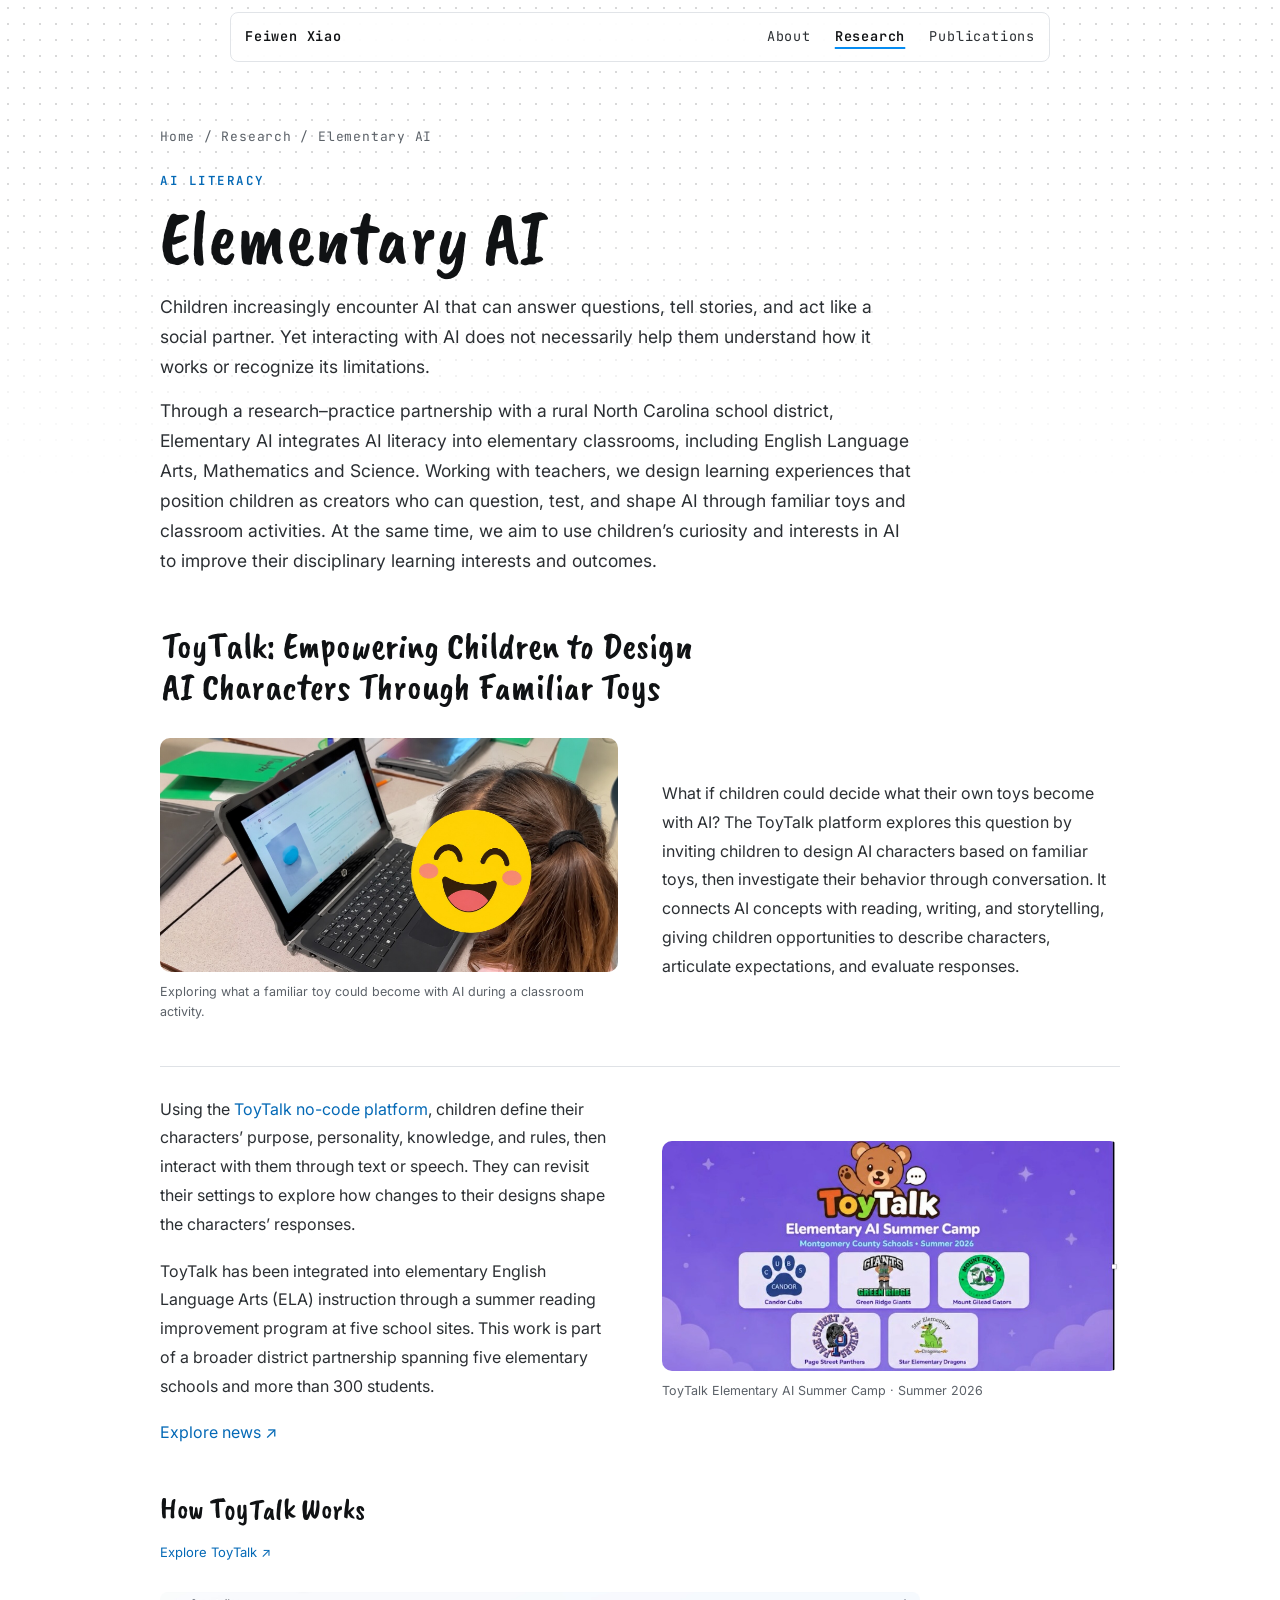
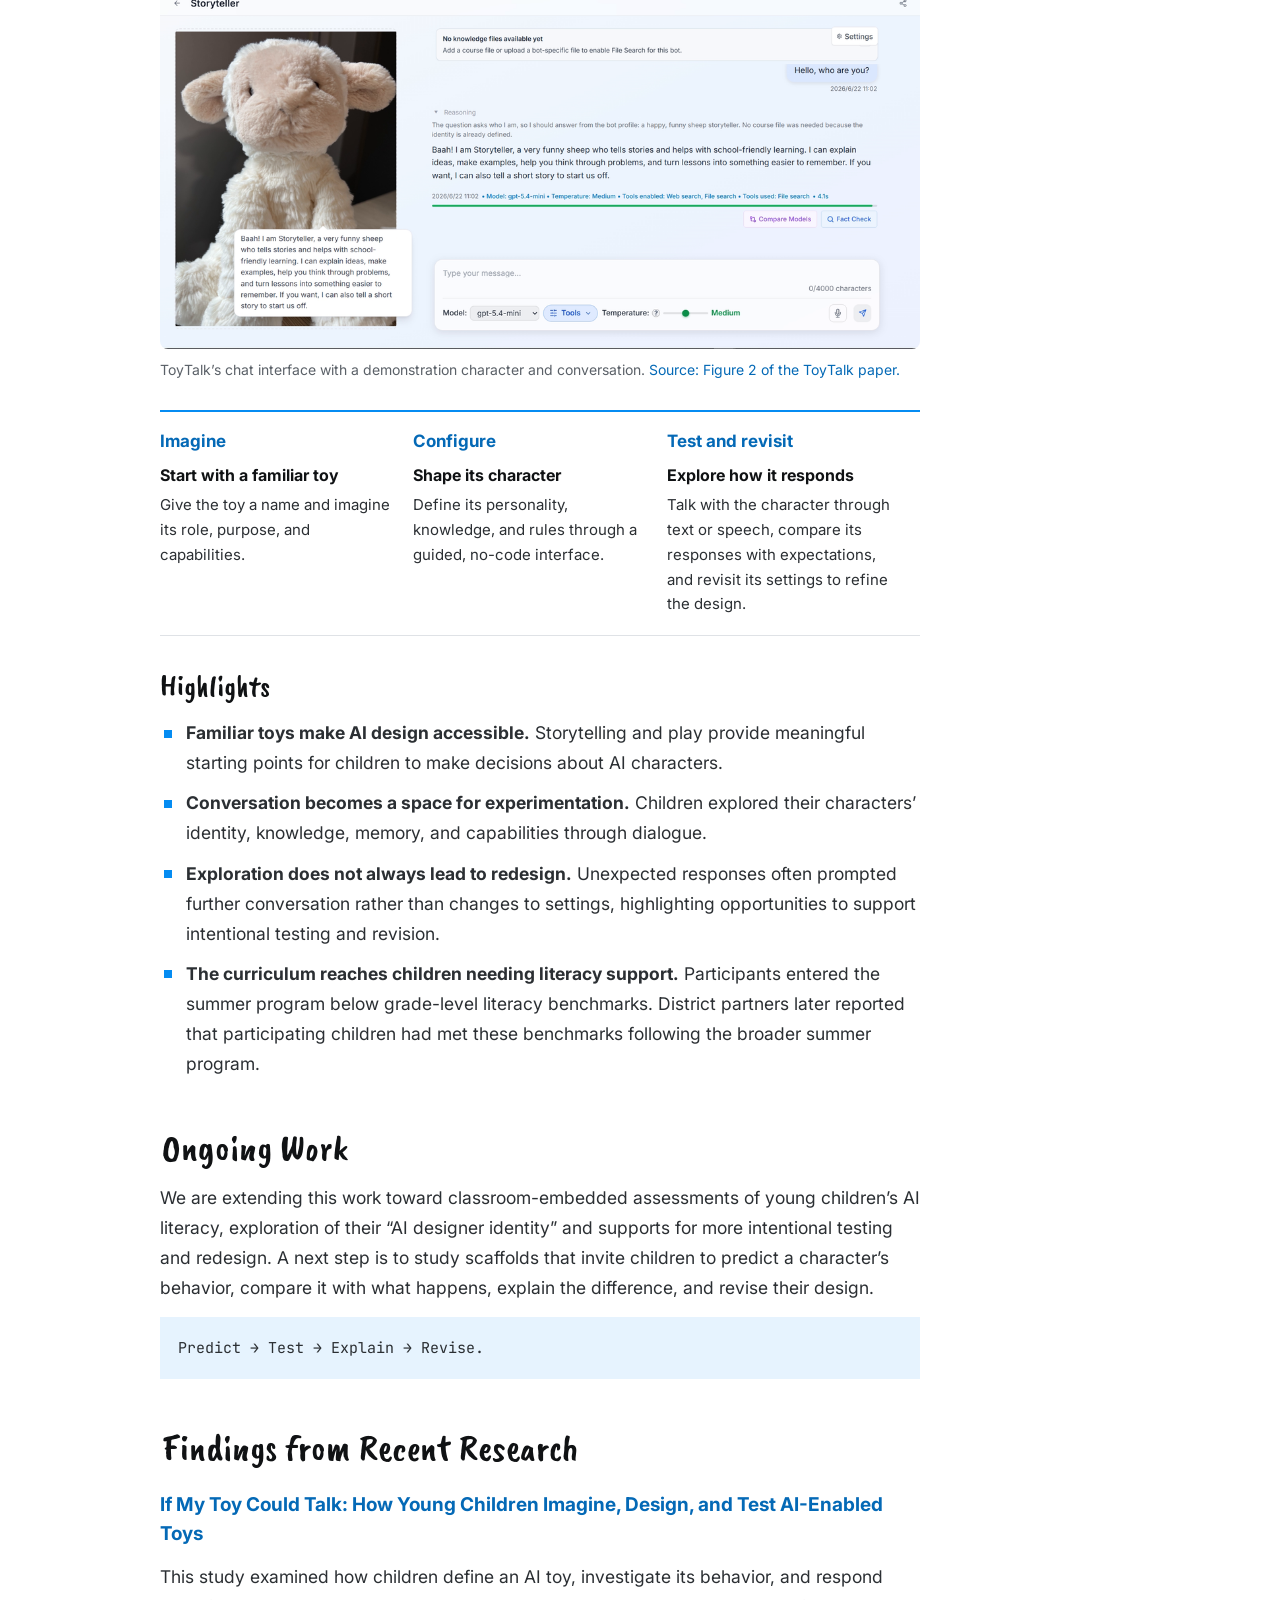
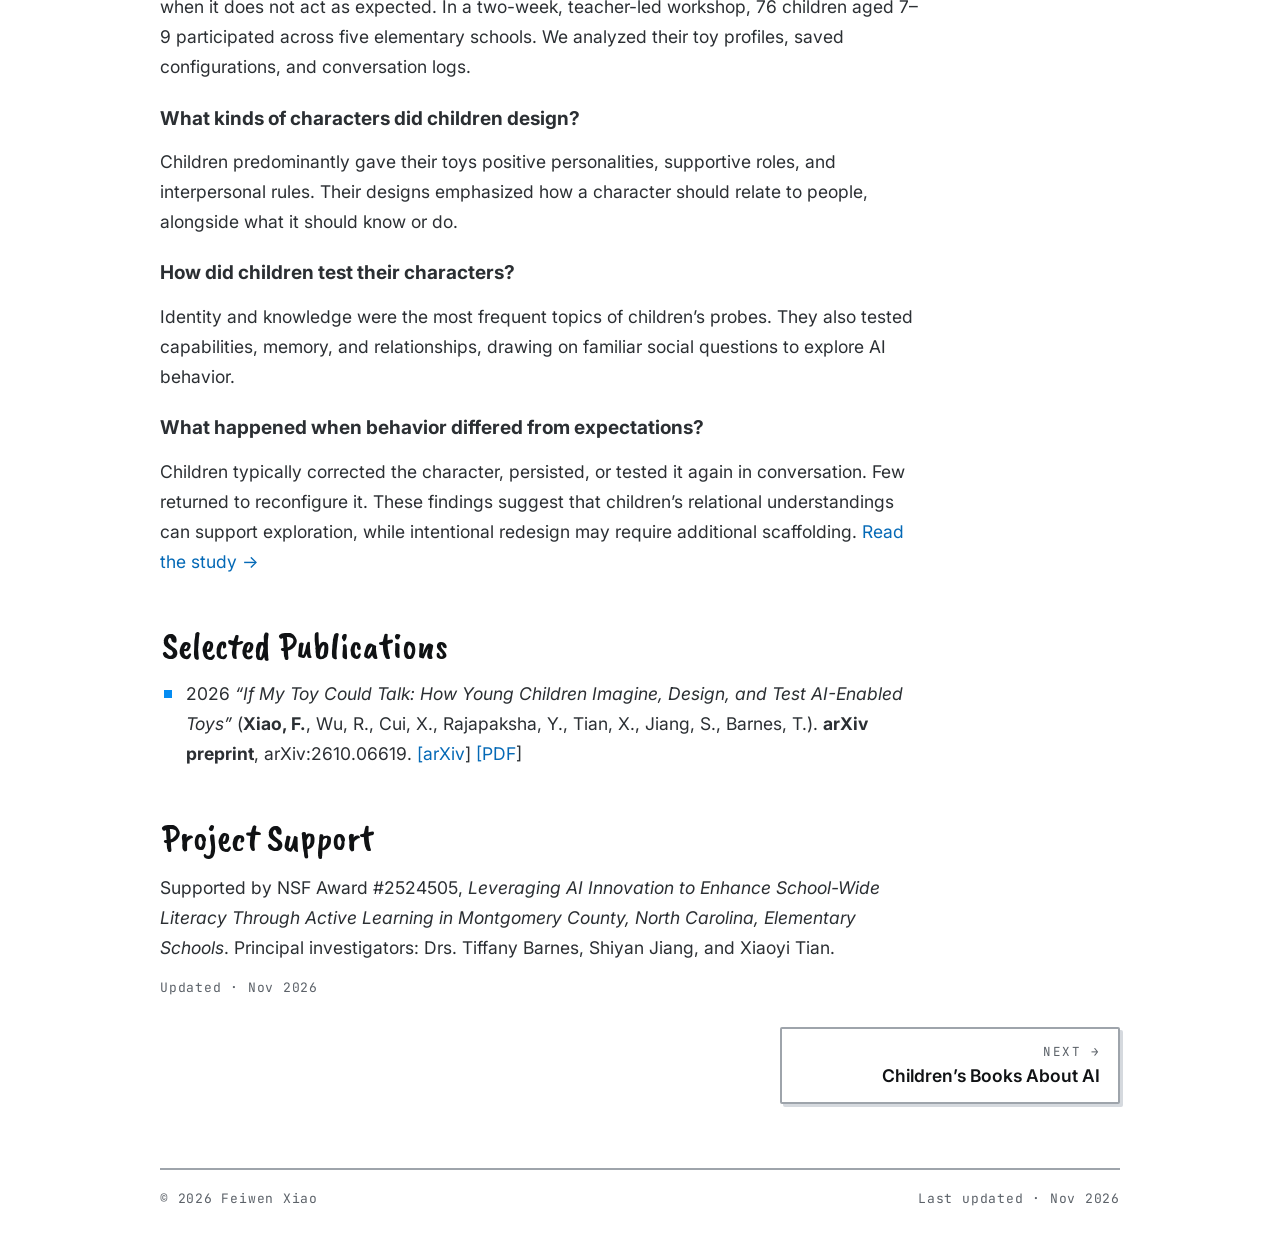
<file: projects/elementary-ai-literacy.html>
<!doctype html>
<html lang="en">
<head>
  <meta charset="utf-8">
  <meta name="viewport" content="width=device-width, initial-scale=1">
  <title>Elementary AI · Feiwen Xiao</title>
  <meta name="description" content="Helping children understand, evaluate, and design AI through literacy and play: a school partnership in rural North Carolina and the ToyTalk project.">
  <link rel="canonical" href="https://feiwenx.github.io/projects/elementary-ai-literacy.html">
  <link rel="icon" href="../assets/portrait-photo.jpg">
  <link rel="preconnect" href="https://fonts.googleapis.com">
  <link rel="preconnect" href="https://fonts.gstatic.com" crossorigin>
  <link rel="stylesheet" href="https://fonts.googleapis.com/css2?family=Caveat+Brush&amp;family=Inter:wght@400..700&amp;family=JetBrains+Mono:wght@400..600&amp;display=swap">
  <link rel="stylesheet" href="../styles.css">
  <style>
    .project-subtitle { max-width: 680px; margin: 18px 0 22px; font-size: 21px; line-height: 1.5; }
    .project-links { margin: 0 0 28px; gap: 12px; font-size: 13px; }
    .story-figure { max-width: 760px; margin: 28px 0; }
    .story-figure img { display: block; width: 100%; height: auto; border-radius: 8px; }
    .story-figure figcaption { margin-top: 10px; color: var(--muted); font-size: 14px; line-height: 1.6; }
    .partnership { display: grid; grid-template-columns: 1.15fr 1fr; gap: 26px; align-items: center; }
    .partnership p { margin: 0; }
    .partnership figure { margin: 0; }
    .learning-path { display: flex; flex-wrap: wrap; gap: 0; list-style: none; padding: 0; margin: 24px 0; border-top: 2px solid var(--accent); border-bottom: 1px solid var(--line); }
    .learning-path li { flex: 1 1 190px; padding: 18px 18px 18px 0; }
    .learning-path .step { display: block; font-family: var(--font-mono); font-size: 12px; color: var(--accent-text); margin-bottom: 7px; }
    .learning-path strong { display: block; color: var(--ink); margin-bottom: 6px; }
    .learning-path p { margin: 0; font-size: 15px; line-height: 1.65; }
    .study-context { padding: 14px 18px; background: var(--band); border-left: 3px solid var(--accent); margin: 20px 0; font-size: 16px; }
    .finding { padding: 18px 0; border-bottom: 1px solid var(--line); }
    .detail .finding h4 { margin: 0 0 7px; font-size: 19px; line-height: 1.4; color: var(--ink); }
    .finding p { margin: 0; }
    .detail section > p + p { margin-top: 14px; }
    .future-cycle { margin: 22px 0; padding: 16px 18px; background: var(--band); font-family: var(--font-mono); font-size: 15px; line-height: 2; }
    .detail section > p.after-list { margin-top: 18px; }
    .support { font-size: 15px; }
    .detail .curriculum > .project-links { margin-top: 20px; margin-bottom: 24px; }
    .detail .curriculum-section > h3 { margin: 36px 0 14px; font-family: var(--font-hand); font-size: 30px; font-weight: 400; line-height: 1.2; color: var(--ink); }
    .curriculum-section { margin-top: 30px; }
    .curriculum-section > p { margin: 0; }
    @media (max-width: 620px) {
      .partnership { grid-template-columns: 1fr; gap: 18px; }
      .project-subtitle { font-size: 19px; }
      .learning-path { display: block; }
      .learning-path li + li { border-top: 1px solid var(--line); }
      .project-links .btn { padding: 0 12px; }
    }
  .detail section > h3 {margin:32px 0 14px;font:400 30px/1.2 var(--font-hand);color:var(--ink)}
.detail h4{margin:22px 0 8px;font-size:19px;line-height:1.5}
.detail > p,.detail section > p{max-width:760px;margin:14px 0}
.summer-figure{max-width:540px}
.learning-path strong{line-height:1.5}

    .wrap { max-width:1040px; }
    .detail > p {max-width:760px}
    .detail section > .story-row {display:grid;grid-template-columns:1fr 1fr;gap:clamp(24px,4vw,44px);max-width:none;align-items:center;margin:30px 0 44px}
    .story-row .story-figure {margin:0;max-width:none;min-width:0}
    .story-row img {width:100%;height:auto;border-radius:10px}
    .story-copy {min-width:0;font-size:16px;line-height:1.8}
    .story-copy p {margin:0}
    .story-copy p+p {margin-top:18px}
    .story-row figcaption {font-size:12.5px;line-height:1.6;margin-top:10px}
    .story-row-second {padding-top:28px;border-top:1px solid var(--line)}
    .detail h2 {text-wrap:balance}
    @media(max-width:700px){
      .detail section > .story-row {grid-template-columns:1fr;gap:20px;margin:24px 0 36px}
      .story-row-first .story-copy {grid-row:1}
    }

.learning-path .cycle-title {display:block;margin:0 0 10px;color:var(--accent-text);font-size:17px;line-height:1.4;font-weight:700;white-space:nowrap}
.learning-path strong {font-size:16px}
</style>
</head>
<body>
  <div class="dots" aria-hidden="true"></div>
  <header class="site-header"><div class="bar"><a class="brand" href="../index.html">Feiwen Xiao</a><nav class="nav" aria-label="Primary"><a href="../index.html">About</a><a href="../research.html" aria-current="page">Research</a><a href="../index.html#publications">Publications</a></nav></div></header>
  <main class="wrap">
    <p class="crumbs"><a href="../index.html">Home</a> / <a href="../research.html">Research</a> / Elementary AI</p>
    <span class="area">AI literacy</span>
    <h1 class="page-title">Elementary AI</h1>
    <article class="detail">
<p>Children increasingly encounter AI that can answer questions, tell stories, and act like a social partner. Yet interacting with AI does not necessarily help them understand how it works or recognize its limitations.</p>
<p>Through a research–practice partnership with a rural North Carolina school district, Elementary AI integrates AI literacy into elementary classrooms, including English Language Arts, Mathematics and Science. Working with teachers, we design learning experiences that position children as creators who can question, test, and shape AI through familiar toys and classroom activities. At the same time, we aim to use children’s curiosity and interests in AI to improve their disciplinary learning interests and outcomes.</p>
<section class="zone ">
<h2>ToyTalk: Empowering Children to Design AI Characters Through Familiar Toys</h2>
<div class="story-row story-row-first">
<figure class="story-figure"><img src="../assets/projects/toytalk-classroom-activity.jpg" width="1756" height="895" alt="A child using ToyTalk with their face covered by a smiley sticker"><figcaption>Exploring what a familiar toy could become with AI during a classroom activity.</figcaption></figure>
<div class="story-copy"><p>What if children could decide what their own toys become with AI? The ToyTalk platform explores this question by inviting children to design AI characters based on familiar toys, then investigate their behavior through conversation. It connects AI concepts with reading, writing, and storytelling, giving children opportunities to describe characters, articulate expectations, and evaluate responses.</p></div>
</div>
<div class="story-row story-row-second">
<div class="story-copy"><p>Using the <a class="link" href="https://toytalk.org/">ToyTalk no-code platform</a>, children define their characters’ purpose, personality, knowledge, and rules, then interact with them through text or speech. They can revisit their settings to explore how changes to their designs shape the characters’ responses.</p>
<p>ToyTalk has been integrated into elementary English Language Arts (ELA) instruction through a summer reading improvement program at five school sites. This work is part of a broader district partnership spanning five elementary schools and more than 300 students.</p>
<p><a class="link" href="https://www.youtube.com/watch?v=UlSPjlh7KfU">Explore news ↗</a></p></div>
<figure class="story-figure summer-figure"><img loading="lazy" src="../assets/projects/toytalk-summer-camp.jpg" width="762" height="382" alt="ToyTalk Elementary AI Summer Camp 2026 and participating school logos"><figcaption>ToyTalk Elementary AI Summer Camp · Summer 2026</figcaption></figure>
</div>
<h3>How ToyTalk Works</h3>
<p class="project-links"><a class="link" href="https://toytalk.org/">Explore ToyTalk ↗</a></p>
<figure class="story-figure"><img loading="lazy" src="../assets/projects/toytalk-chat-interface.png" width="1152" height="542" alt="ToyTalk demonstration chat interface showing a sheep character and a sample conversation"><figcaption>ToyTalk’s chat interface with a demonstration character and conversation. <a class="link" href="https://arxiv.org/abs/2610.06619">Source: Figure 2 of the ToyTalk paper.</a></figcaption></figure>
<ol class="learning-path">
<li><span class="cycle-title">Imagine</span><strong>Start with a familiar toy</strong><p>Give the toy a name and imagine its role, purpose, and capabilities.</p></li>
<li><span class="cycle-title">Configure</span><strong>Shape its character</strong><p>Define its personality, knowledge, and rules through a guided, no-code interface.</p></li>
<li><span class="cycle-title">Test and revisit</span><strong>Explore how it responds</strong><p>Talk with the character through text or speech, compare its responses with expectations, and revisit its settings to refine the design.</p></li>
</ol>
<h3>Highlights</h3>
<ul class="bullets">
<li><strong>Familiar toys make AI design accessible.</strong> Storytelling and play provide meaningful starting points for children to make decisions about AI characters.</li>
<li><strong>Conversation becomes a space for experimentation.</strong> Children explored their characters’ identity, knowledge, memory, and capabilities through dialogue.</li>
<li><strong>Exploration does not always lead to redesign.</strong> Unexpected responses often prompted further conversation rather than changes to settings, highlighting opportunities to support intentional testing and revision.</li>
<li><strong>The curriculum reaches children needing literacy support.</strong> Participants entered the summer program below grade-level literacy benchmarks. District partners later reported that participating children had met these benchmarks following the broader summer program.</li>
</ul>
</section>
<section class="zone zone-right">
<h2>Ongoing Work</h2>
<p>We are extending this work toward classroom-embedded assessments of young children’s AI literacy, exploration of their “AI designer identity” and supports for more intentional testing and redesign. A next step is to study scaffolds that invite children to predict a character’s behavior, compare it with what happens, explain the difference, and revise their design.</p>
<p class="future-cycle">Predict → Test → Explain → Revise.</p>
</section>
<section class="zone ">
<h2>Findings from Recent Research</h2>
<h4><a class="link" href="https://arxiv.org/abs/2610.06619">If My Toy Could Talk: How Young Children Imagine, Design, and Test AI-Enabled Toys</a></h4>
<p>This study examined how children define an AI toy, investigate its behavior, and respond when it does not act as expected. In a two-week, teacher-led workshop, 76 children aged 7–9 participated across five elementary schools. We analyzed their toy profiles, saved configurations, and conversation logs.</p>
<h4>What kinds of characters did children design?</h4>
<p>Children predominantly gave their toys positive personalities, supportive roles, and interpersonal rules. Their designs emphasized how a character should relate to people, alongside what it should know or do.</p>
<h4>How did children test their characters?</h4>
<p>Identity and knowledge were the most frequent topics of children’s probes. They also tested capabilities, memory, and relationships, drawing on familiar social questions to explore AI behavior.</p>
<h4>What happened when behavior differed from expectations?</h4>
<p>Children typically corrected the character, persisted, or tested it again in conversation. Few returned to reconfigure it. These findings suggest that children’s relational understandings can support exploration, while intentional redesign may require additional scaffolding. <a class="link" href="https://arxiv.org/abs/2610.06619">Read the study →</a></p>
</section>
<section class="zone zone-right">
<h2>Selected Publications</h2>
<ul class="bullets">
<li>2026 <em>“If My Toy Could Talk: How Young Children Imagine, Design, and Test AI-Enabled Toys”</em> (<strong>Xiao, F.</strong>, Wu, R., Cui, X., Rajapaksha, Y., Tian, X., Jiang, S., Barnes, T.). <strong>arXiv preprint</strong>, arXiv:2610.06619. <a class="link" href="https://arxiv.org/abs/2610.06619">[arXiv</a>] <a class="link" href="https://arxiv.org/pdf/2610.06619">[PDF</a>]</li>
</ul>
</section>
<section class="zone ">
<h2>Project Support</h2>
<p>Supported by NSF Award #2524505, <em>Leveraging AI Innovation to Enhance School-Wide Literacy Through Active Learning in Montgomery County, North Carolina, Elementary Schools</em>. Principal investigators: Drs. Tiffany Barnes, Shiyan Jiang, and Xiaoyi Tian.</p>
<p class="updated">Updated · Nov 2026</p>
</section>
</article>
    <nav class="pager" aria-label="More projects"><a class="next" href="ai-literacy-books.html"><span class="dir">Next →</span><span class="ttl">Children’s Books About AI</span></a></nav>
    <footer class="site-footer"><span>© 2026 Feiwen Xiao</span><span>Last updated · Nov 2026</span></footer>
  </main>
</body>
</html>
</file>
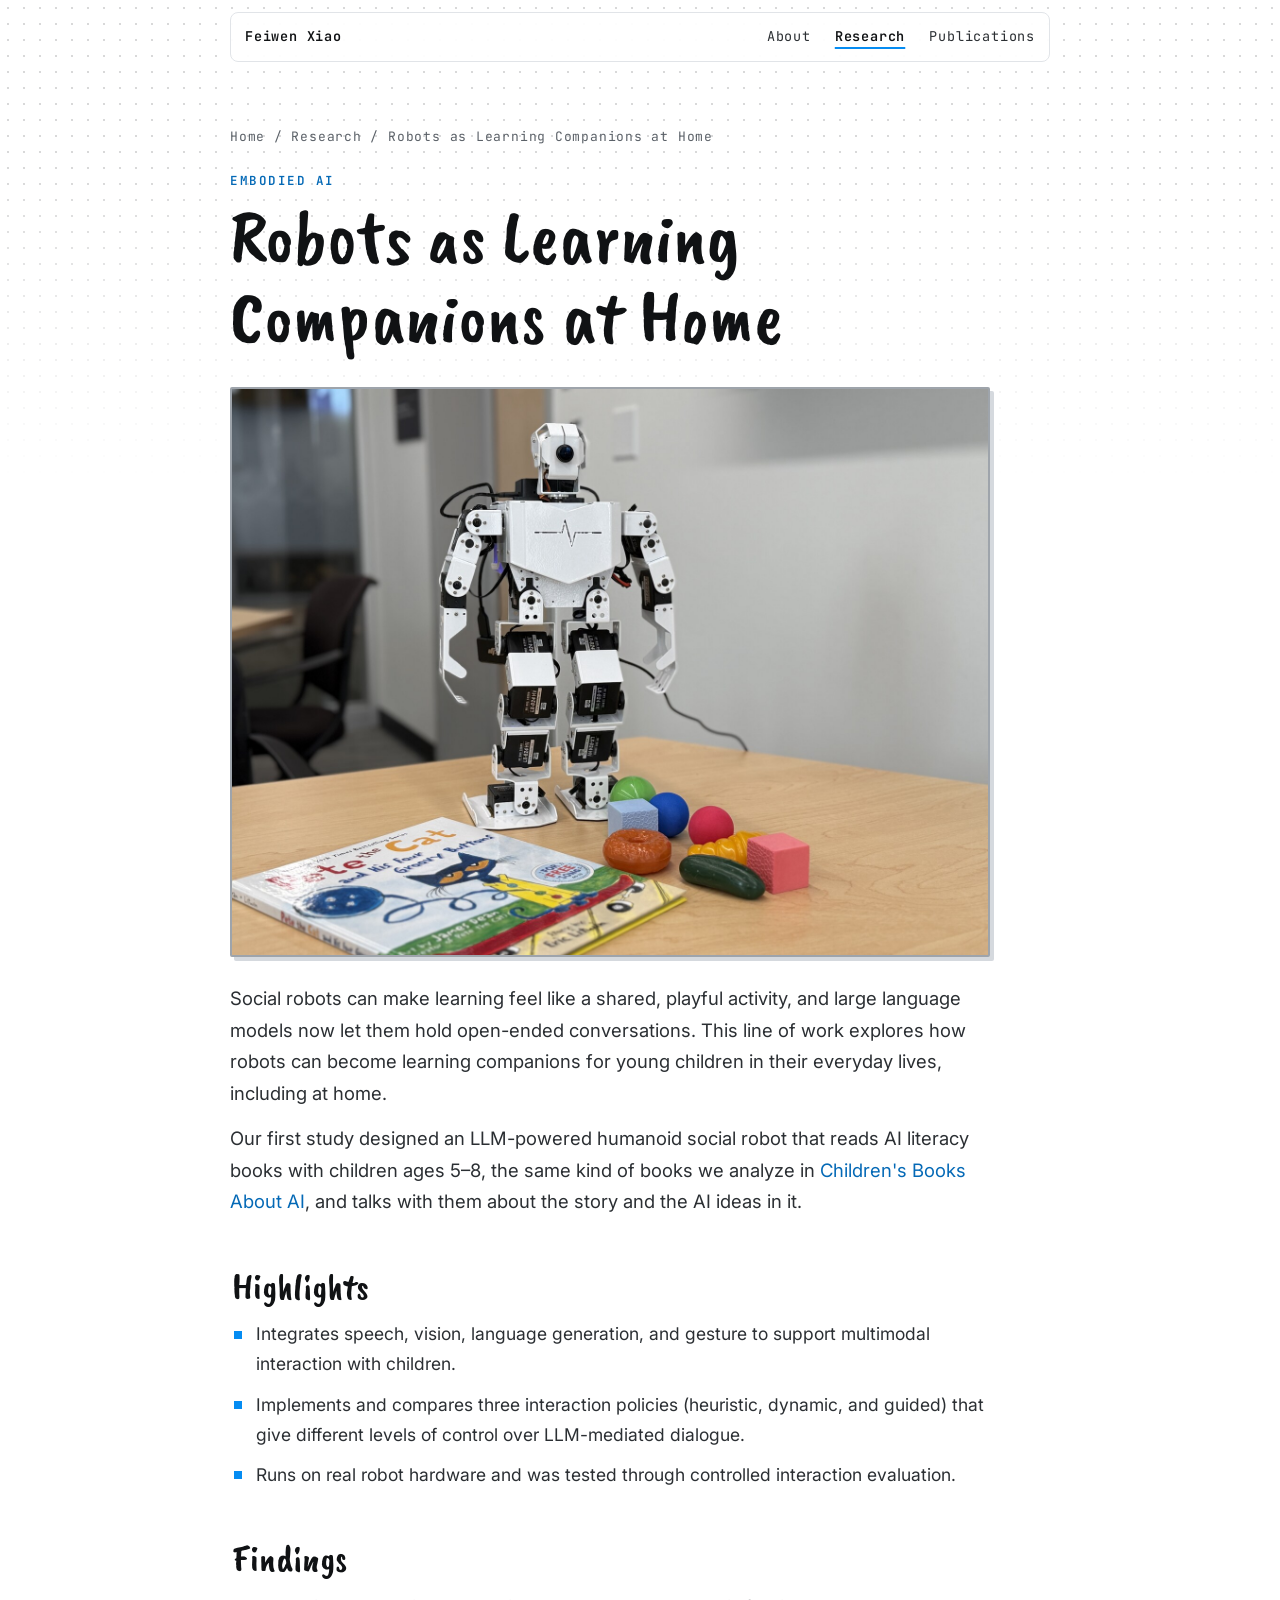
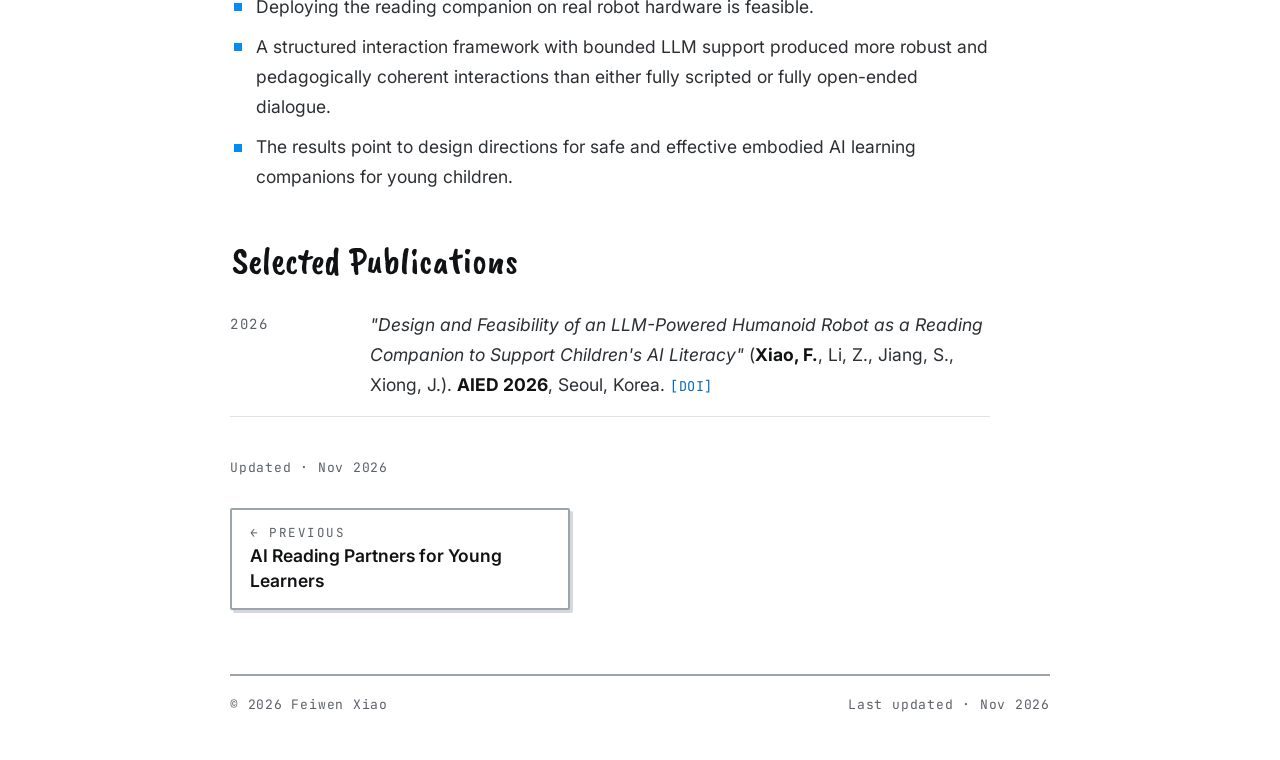
<file: projects/robot-learning-companions.html>
<!doctype html>
<html lang="en">
<head>
  <meta charset="utf-8">
  <meta name="viewport" content="width=device-width, initial-scale=1">
  <title>Robots as Learning Companions at Home · Feiwen Xiao</title>
  <meta name="description" content="Social robots as learning companions in children&#x27;s everyday lives, starting with an LLM-powered humanoid robot that reads AI literacy books with children ages 5–8.">
  <link rel="canonical" href="https://feiwenx.github.io/projects/robot-learning-companions.html">
  <link rel="icon" href="../assets/portrait-photo.jpg">
  <link rel="preconnect" href="https://fonts.googleapis.com">
  <link rel="preconnect" href="https://fonts.gstatic.com" crossorigin>
  <link rel="stylesheet" href="https://fonts.googleapis.com/css2?family=Caveat+Brush&amp;family=Inter:wght@400..700&amp;family=JetBrains+Mono:wght@400..600&amp;display=swap">
  <link rel="stylesheet" href="../styles.css">
</head>
<body>
  <div class="dots" aria-hidden="true"></div>

  <header class="site-header">
    <div class="bar">
      <a class="brand" href="../index.html">Feiwen Xiao</a>
      <nav class="nav" aria-label="Primary">
        <a href="../index.html">About</a>
        <a href="../research.html" aria-current="page">Research</a>
        <a href="../index.html#publications">Publications</a>
      </nav>
    </div>
  </header>

  <main class="wrap">

    <p class="crumbs"><a href="../index.html">Home</a> / <a href="../research.html">Research</a> / Robots as Learning Companions at Home</p>

    <span class="area">Embodied AI</span>
    <h1 class="page-title">Robots as Learning Companions at Home</h1>

    <figure class="hero">
      <img src="../assets/projects/robot-reading-companion.jpg" width="1600" height="1200" alt="A white humanoid robot on a table with picture books, colorful blocks, balls, and toy food">
    </figure>

    <article class="detail">

      <div class="lede">
        <p>Social robots can make learning feel like a shared, playful activity, and large language models now let them hold open-ended conversations. This line of work explores how robots can become learning companions for young children in their everyday lives, including at home.</p>
        <p>Our first study designed an LLM-powered humanoid social robot that reads AI literacy books with children ages 5–8, the same kind of books we analyze in <a class="link" href="ai-literacy-books.html">Children's Books About AI</a>, and talks with them about the story and the AI ideas in it.</p>
      </div>

      <section class="zone" aria-labelledby="highlights">
        <h2 id="highlights">Highlights</h2>
        <ul class="bullets">
          <li>Integrates speech, vision, language generation, and gesture to support multimodal interaction with children.</li>
          <li>Implements and compares three interaction policies (heuristic, dynamic, and guided) that give different levels of control over LLM-mediated dialogue.</li>
          <li>Runs on real robot hardware and was tested through controlled interaction evaluation.</li>
        </ul>
      </section>

      <section class="zone zone-right" aria-labelledby="findings">
        <h2 id="findings">Findings</h2>
        <ul class="bullets">
          <li>Deploying the reading companion on real robot hardware is feasible.</li>
          <li>A structured interaction framework with bounded LLM support produced more robust and pedagogically coherent interactions than either fully scripted or fully open-ended dialogue.</li>
          <li>The results point to design directions for safe and effective embodied AI learning companions for young children.</li>
        </ul>
      </section>

      <section class="zone" aria-labelledby="publications">
        <h2 id="publications">Selected Publications</h2>
        <ul class="rows">
          <li>
            <span class="when">2026</span>
            <p><em>"Design and Feasibility of an LLM-Powered Humanoid Robot as a Reading Companion to Support Children's AI Literacy"</em> (<strong>Xiao, F.</strong>, Li, Z., Jiang, S., Xiong, J.). <strong>AIED 2026</strong>, Seoul, Korea. <span class="mono-links">[<a class="link" href="https://doi.org/10.1007/978-3-032-29788-4_71">DOI</a>]</span></p>
          </li>
        </ul>
      </section>

      <p class="updated">Updated · Nov 2026</p>
    </article>

    <nav class="pager" aria-label="More projects">
        <a class="prev" href="ai-reading-partners.html"><span class="dir">← Previous</span><span class="ttl">AI Reading Partners for Young Learners</span></a>
    </nav>

    <footer class="site-footer">
      <span>© 2026 Feiwen Xiao</span>
      <span>Last updated · Nov 2026</span>
    </footer>
  </main>

</body>
</html>
</file>
<file: styles.css>
/* Feiwen Xiao · shared styles for index.html and research.html
   Colors and fonts are set once here in :root. Change a value and both pages update. */

:root {
  --accent: #058cf2;          /* sky blue: underlines, pinned-note bar, hover */
  --accent-text: #0469b6;     /* darker blue for text links, readable on white */
  --accent-soft: #cfe6fb;     /* soft blue shadow when the top bar is hovered */
  --accent-shadow: #b6dcfb;   /* blue shadow when a square box is hovered */
  --ink: #101214;             /* names and headings */
  --text: #2b2f33;            /* body text */
  --mono-text: #4c5157;       /* monospace tagline */
  --muted: #5b6168;           /* dates, captions, placeholders */
  --rule: #9ea4ab;            /* thick rules and box borders */
  --line: #dfe2e6;            /* thin separators between list rows */
  --shadow: #d5d9de;          /* hard shadow under square boxes */
  --paper: #ffffff;           /* page background */
  --glow-blue: rgba(0, 153, 253, 0.09);  /* hover glow, blue (zone) */
  --glow-warm: rgba(255, 212, 59, 0.17); /* hover glow, warm yellow (zone-right and About), alternates with blue */
  --band: #e6f3fe;            /* research page banner */
  --callout-bg: #e3f1fd;      /* pinned note background (yellow version: #fcecab) */
  --callout-border: #058cf2;  /* pinned note left bar (yellow version: #e2bd3c) */

  --font-hand: 'Caveat Brush', 'Segoe Script', cursive;
  --font-mono: 'JetBrains Mono', ui-monospace, Menlo, Consolas, monospace;
  --font-sans: Inter, -apple-system, BlinkMacSystemFont, 'Segoe UI', sans-serif;
}

* { box-sizing: border-box; }

html {
  scroll-behavior: smooth;
  scroll-padding-top: 84px; /* keeps section titles visible below the sticky bar */
}

body {
  margin: 0;
  min-width: 320px;
  overflow-x: clip;
  color: var(--text);
  font-family: var(--font-sans);
  font-size: 17.5px;
  line-height: 1.72;
  position: relative;
  background: var(--paper);
}

a { color: inherit; text-decoration: none; }
img { max-width: 100%; }

.link { color: var(--accent-text); }
.nowrap { white-space: nowrap; }
.link:hover,
.link:focus-visible {
  text-decoration: underline;
  text-decoration-thickness: 1px;
  text-underline-offset: 3px;
}

/* ---------- Background: faint dot field along the top, fading out ----------
   To remove it, delete <div class="dots"> from index.html and research.html. */

.dots {
  position: absolute;
  top: 0;
  left: 0;
  right: 0;
  height: 480px;
  z-index: 0;
  pointer-events: none;
  background-image: radial-gradient(rgba(16, 18, 20, 0.16) 1px, transparent 1.4px);
  background-size: 16px 16px;
  -webkit-mask-image: linear-gradient(to bottom, #000 0%, #000 36%, transparent 100%);
  mask-image: linear-gradient(to bottom, #000 0%, #000 36%, transparent 100%);
}

/* ---------- Hover glow ----------
   Blocks with class="zone" fade in a very light color from the window edge on hover.
   zone = blue from the left, zone-right and zone-warm = warm yellow from the right.
   Alternating blocks use zone / zone-right, so blue and yellow take turns down the page.
   To turn the effect off, delete the ".zone:hover::before" rule below. */

.zone {
  position: relative;
  isolation: isolate;
}

.zone::before {
  content: "";
  position: absolute;
  inset: -44px calc(50% - 50vw);
  z-index: -1;
  pointer-events: none;
  opacity: 0;
  transition: opacity 0.3s ease;
  background: radial-gradient(farthest-side at 0% 50%, var(--glow-blue), transparent 100%);
}

.zone-right::before {
  background: radial-gradient(farthest-side at 100% 50%, var(--glow-warm), transparent 100%);
}

.zone-warm::before {
  background: radial-gradient(farthest-side at 100% 50%, var(--glow-warm), transparent 100%);
}

.zone:hover::before { opacity: 1; }

/* ---------- Top bar ---------- */

.site-header {
  position: sticky;
  top: 0;
  z-index: 20;
  padding: 12px clamp(8px, 2vw, 24px) 0;
}

.bar {
  max-width: 820px;
  margin: 0 auto;
  padding: 2px 14px;
  display: flex;
  flex-wrap: wrap;
  align-items: center;
  justify-content: space-between;
  gap: 0 24px;
  font-family: var(--font-mono);
  font-size: 13.5px;
  letter-spacing: 0.06em;
  background: rgba(255, 255, 255, 0.94);
  border: 1.5px solid #e1e4e8;
  border-radius: 8px;
  transition: border-color 0.2s ease, box-shadow 0.2s ease, transform 0.2s ease;
}

.bar:hover,
.bar:focus-within {
  border-color: #8f959c;
  box-shadow: 4px 4px 0 var(--accent-soft);
  transform: translate(-2px, -2px);
}

.brand,
.nav a {
  display: inline-flex;
  align-items: center;
  min-height: 44px;
}

.brand {
  font-weight: 600;
  color: var(--ink);
}

.nav {
  display: flex;
  flex-wrap: wrap;
  gap: 0 clamp(12px, 2vw, 24px);
}

.nav a:hover,
.nav a:focus-visible,
.nav a[aria-current="page"] {
  text-decoration: underline;
  text-decoration-color: var(--accent);
  text-decoration-thickness: 2px;
  text-underline-offset: 6px;
}

.nav a[aria-current="page"] {
  font-weight: 600;
  color: var(--ink);
}

/* ---------- Page column ---------- */

.wrap {
  position: relative;
  z-index: 1;
  max-width: 900px;
  margin: 0 auto;
  padding: clamp(36px, 5vw, 64px) clamp(16px, 4vw, 40px) 0;
}

.name {
  margin: 0;
  padding-left: 10px;
  font-family: var(--font-hand);
  font-size: clamp(64px, 9vw, 104px);
  font-weight: 400;
  line-height: 1;
  color: var(--ink);
}

.tagline {
  margin: 16px 0 0;
  font-family: var(--font-mono);
  font-size: 15px;
  line-height: 1.5;
  letter-spacing: 0.12em;
  color: var(--mono-text);
}

.rule {
  margin: 34px 0;
  border: 0;
  border-top: 2px solid var(--rule);
}

.rule-before-sections { margin-bottom: 44px; }

/* ---------- Intro (photo, bio, pinned note) ---------- */

.intro {
  display: flex;
  flex-wrap: wrap;
  align-items: flex-start;
  gap: 24px 28px;
}

.avatar {
  flex: 0 0 auto;
  display: block;
  width: 136px;
  height: 136px;
  border-radius: 50%;
  border: 2.5px solid #8f959c;
  object-fit: cover;
  object-position: 50% 26%;
}

.bio {
  flex: 1 1 360px;
  min-width: 0;
}

.bio p { margin: 0; }
.bio p + p { margin-top: 14px; }

.note {
  margin: 22px 0 0;
  padding: 14px 18px;
  border-left: 4px solid var(--callout-border);
  background: var(--callout-bg);
  font-weight: 600;
  line-height: 1.65;
  color: var(--ink);
}

/* ---------- Square buttons and boxes ---------- */

.buttons {
  display: flex;
  flex-wrap: wrap;
  gap: 14px;
  font-family: var(--font-mono);
  font-size: 15px;
  letter-spacing: 0.04em;
  color: var(--ink);
}

.btn {
  display: inline-flex;
  align-items: center;
  gap: 10px;
  min-height: 48px;
  padding: 0 18px;
  background: #ffffff;
  border: 2px solid var(--rule);
  border-radius: 2px;
  box-shadow: 3px 3px 0 var(--shadow);
}

.btn svg {
  width: 20px;
  height: 20px;
  flex: 0 0 auto;
}

.btn,
.thumb {
  transition: transform 0.15s ease, box-shadow 0.15s ease, border-color 0.15s ease;
}

.btn:hover,
.btn:focus-visible,
.thumb:hover {
  transform: translate(-2px, -2px);
  box-shadow: 5px 5px 0 var(--accent-shadow);
  border-color: var(--accent);
}

/* ---------- Sections with dated rows (News, Publications, Education) ---------- */

.section { margin-top: 56px; }

.section-title {
  margin: 0 0 18px;
  padding-left: 4px;
  font-family: var(--font-hand);
  font-size: 46px;
  font-weight: 400;
  line-height: 1.1;
  color: var(--ink);
}

.rows {
  margin: 0;
  padding: 0;
  list-style: none;
}

.rows li {
  display: flex;
  flex-wrap: wrap;
  gap: 2px 28px;
  padding: 16px 0;
  border-bottom: 1px solid var(--line);
}

.rows .when {
  flex: 0 0 112px;
  padding-top: 3px;
  font-family: var(--font-mono);
  font-size: 14px;
  line-height: 1.6;
  letter-spacing: 0.12em;
  text-transform: uppercase;
  color: var(--muted);
}

.rows p {
  flex: 1 1 400px;
  min-width: 0;
  margin: 0;
}

.rows strong {
  font-weight: 700;
  color: var(--ink);
}

.mono-links {
  font-family: var(--font-mono);
  font-size: 13.5px;
  letter-spacing: 0.04em;
  white-space: nowrap;
  color: var(--accent-text);
}

.after-list {
  margin: 16px 0 0;
  font-size: 16px;
}

/* Small highlighted label, e.g. "Best Paper Award" after a publication */
.badge {
  display: inline-block;
  margin-left: 2px;
  padding: 0 8px;
  border: 1.5px solid var(--callout-border);
  border-radius: 2px;
  background: var(--callout-bg);
  font-family: var(--font-mono);
  font-size: 12.5px;
  font-weight: 600;
  letter-spacing: 0.04em;
  line-height: 1.7;
  white-space: nowrap;
  color: var(--accent-text);
}

/* ---------- Footer ---------- */

.site-footer {
  display: flex;
  flex-wrap: wrap;
  justify-content: space-between;
  gap: 6px 20px;
  margin-top: 64px;
  padding: 18px 0 44px;
  border-top: 2px solid var(--rule);
  font-family: var(--font-mono);
  font-size: 13px;
  letter-spacing: 0.06em;
  color: var(--muted);
}

/* ---------- Research page ---------- */

.banner {
  padding: clamp(26px, 4vw, 42px) clamp(20px, 4vw, 40px) clamp(28px, 4vw, 42px);
  background: var(--band);
  border: 2px solid var(--rule);
  border-radius: 2px;
  box-shadow: 4px 4px 0 var(--shadow);
}

.banner h1 {
  margin: 0;
  font-family: var(--font-hand);
  font-size: clamp(60px, 8vw, 96px);
  font-weight: 400;
  line-height: 1;
  color: var(--ink);
}

.banner .tagline {
  margin-top: 14px;
  font-size: 14.5px;
  line-height: 1.6;
  letter-spacing: 0.1em;
}

.banner .lead {
  max-width: 690px;
  margin: 18px 0 0;
  font-size: 18.5px;
  line-height: 1.65;
}

.projects-title { margin: 52px 0 6px; }

.project {
  display: flex;
  flex-wrap: wrap;
  align-items: center;
  gap: 24px 36px;
  padding: 30px 0;
  border-bottom: 1px solid var(--line);
}

.project.first { padding-top: 26px; }

/* Puts the picture on the right. Alternate rows use this class. */
.project.reverse { flex-direction: row-reverse; }
.project.reverse .thumb { margin-right: auto; }

.thumb {
  position: relative;
  flex: 1 1 300px;
  max-width: 340px;
  min-width: 0;
  aspect-ratio: 4 / 3;
  overflow: hidden;
  background: #ffffff;
  border: 2px solid var(--rule);
  border-radius: 2px;
  box-shadow: 3px 3px 0 var(--shadow);
}

.thumb img {
  position: absolute;
  inset: 0;
  display: block;
  width: 100%;
  height: 100%;
  object-fit: cover;
}

.project-body {
  flex: 999 1 380px;
  min-width: 0;
}

.project-body h3 {
  margin: 0 0 8px;
  font-family: var(--font-hand);
  font-size: 38px;
  font-weight: 400;
  line-height: 1.1;
  color: var(--ink);
}

.project-body p { margin: 0 0 8px; }

.project-body .todo {
  margin: 0;
  color: var(--muted);
}

.banner .lead + .lead { margin-top: 10px; }

/* Small label above a project title, e.g. "AI literacy" */
.area {
  display: block;
  margin: 0 0 6px;
  font-family: var(--font-mono);
  font-size: 12.5px;
  font-weight: 600;
  letter-spacing: 0.12em;
  text-transform: uppercase;
  color: var(--accent-text);
}

a.thumb { display: block; }

.project-body h3 a:hover,
.project-body h3 a:focus-visible {
  text-decoration: underline;
  text-decoration-color: var(--accent);
  text-decoration-thickness: 2px;
  text-underline-offset: 6px;
}

/* ---------- Project pages (projects/*.html) ---------- */

.crumbs {
  margin: 0 0 22px;
  font-family: var(--font-mono);
  font-size: 13px;
  letter-spacing: 0.06em;
  color: var(--muted);
}

.crumbs a:hover,
.crumbs a:focus-visible {
  color: var(--accent-text);
  text-decoration: underline;
  text-underline-offset: 3px;
}

.page-title {
  margin: 0;
  font-family: var(--font-hand);
  font-size: clamp(46px, 6.5vw, 76px);
  font-weight: 400;
  line-height: 1.05;
  color: var(--ink);
}

.hero {
  max-width: 760px;
  margin: 30px 0 0;
  aspect-ratio: 4 / 3;
  overflow: hidden;
  background: #ffffff;
  border: 2px solid var(--rule);
  border-radius: 2px;
  box-shadow: 4px 4px 0 var(--shadow);
}

.hero img {
  display: block;
  width: 100%;
  height: 100%;
  object-fit: cover;
}

/* The sections span the full column so their hover glow reaches both window edges;
   their contents stay at a comfortable reading width. */
.detail .lede,
.detail section > *,
.detail .updated { max-width: 760px; }

.detail .lede p {
  margin: 26px 0 0;
  font-size: 18.5px;
  line-height: 1.7;
}

.detail .lede p + p { margin-top: 14px; }

.detail h2 {
  margin: 48px 0 12px;
  padding-left: 2px;
  font-family: var(--font-hand);
  font-size: 38px;
  font-weight: 400;
  line-height: 1.1;
  color: var(--ink);
}

.detail > section > p { margin: 0; }

.bullets {
  margin: 0;
  padding: 0;
  list-style: none;
}

.bullets li {
  position: relative;
  margin: 0 0 10px;
  padding-left: 26px;
}

/* Small blue square in front of each bullet */
.bullets li::before {
  content: "";
  position: absolute;
  left: 4px;
  top: 0.66em;
  width: 8px;
  height: 8px;
  background: var(--accent);
}

.muted { color: var(--muted); }

/* Sub-heading inside a section, e.g. a sub-project under Highlights */
.detail h3.sub {
  margin: 22px 0 10px;
  font-family: var(--font-mono);
  font-size: 13.5px;
  font-weight: 600;
  letter-spacing: 0.1em;
  text-transform: uppercase;
  color: var(--accent-text);
}

.detail h2 + h3.sub { margin-top: 6px; }

.updated {
  margin: 40px 0 0;
  font-family: var(--font-mono);
  font-size: 13px;
  letter-spacing: 0.06em;
  color: var(--muted);
}

/* Previous / next project links at the bottom of a project page */
.pager {
  display: flex;
  flex-wrap: wrap;
  gap: 14px;
  margin-top: 28px;
}

.pager a {
  flex: 0 1 340px;
  display: block;
  padding: 12px 18px 14px;
  background: #ffffff;
  border: 2px solid var(--rule);
  border-radius: 2px;
  box-shadow: 3px 3px 0 var(--shadow);
  transition: transform 0.15s ease, box-shadow 0.15s ease, border-color 0.15s ease;
}

.pager a:hover,
.pager a:focus-visible {
  transform: translate(-2px, -2px);
  box-shadow: 5px 5px 0 var(--accent-shadow);
  border-color: var(--accent);
}

.pager .next {
  margin-left: auto;
  text-align: right;
}

.pager .dir {
  display: block;
  font-family: var(--font-mono);
  font-size: 12.5px;
  letter-spacing: 0.12em;
  text-transform: uppercase;
  color: var(--muted);
}

.pager .ttl {
  display: block;
  font-weight: 600;
  line-height: 1.45;
  color: var(--ink);
}

.project-body .mono-links {
  display: block;
  margin-top: 12px;
}

/* ---------- "Email copied" message (index.html) ---------- */

.toast {
  position: fixed;
  left: 50%;
  bottom: 28px;
  z-index: 50;
  max-width: calc(100vw - 32px);
  padding: 10px 16px;
  background: var(--ink);
  border-radius: 2px;
  box-shadow: 3px 3px 0 var(--accent-shadow);
  font-family: var(--font-mono);
  font-size: 14px;
  letter-spacing: 0.04em;
  color: #ffffff;
  opacity: 0;
  pointer-events: none;
  transform: translate(-50%, 12px);
  transition: opacity 0.2s ease, transform 0.2s ease;
}

.toast.show {
  opacity: 1;
  transform: translate(-50%, 0);
}

@media (prefers-reduced-motion: reduce) {
  .toast { transition: none; }
  html { scroll-behavior: auto; }
  .bar,
  .btn,
  .thumb,
  .pager a,
  .zone::before { transition: none; }
  .bar:hover,
  .bar:focus-within,
  .btn:hover,
  .btn:focus-visible,
  .thumb:hover,
  .pager a:hover,
  .pager a:focus-visible { transform: none; }
}
</file>
